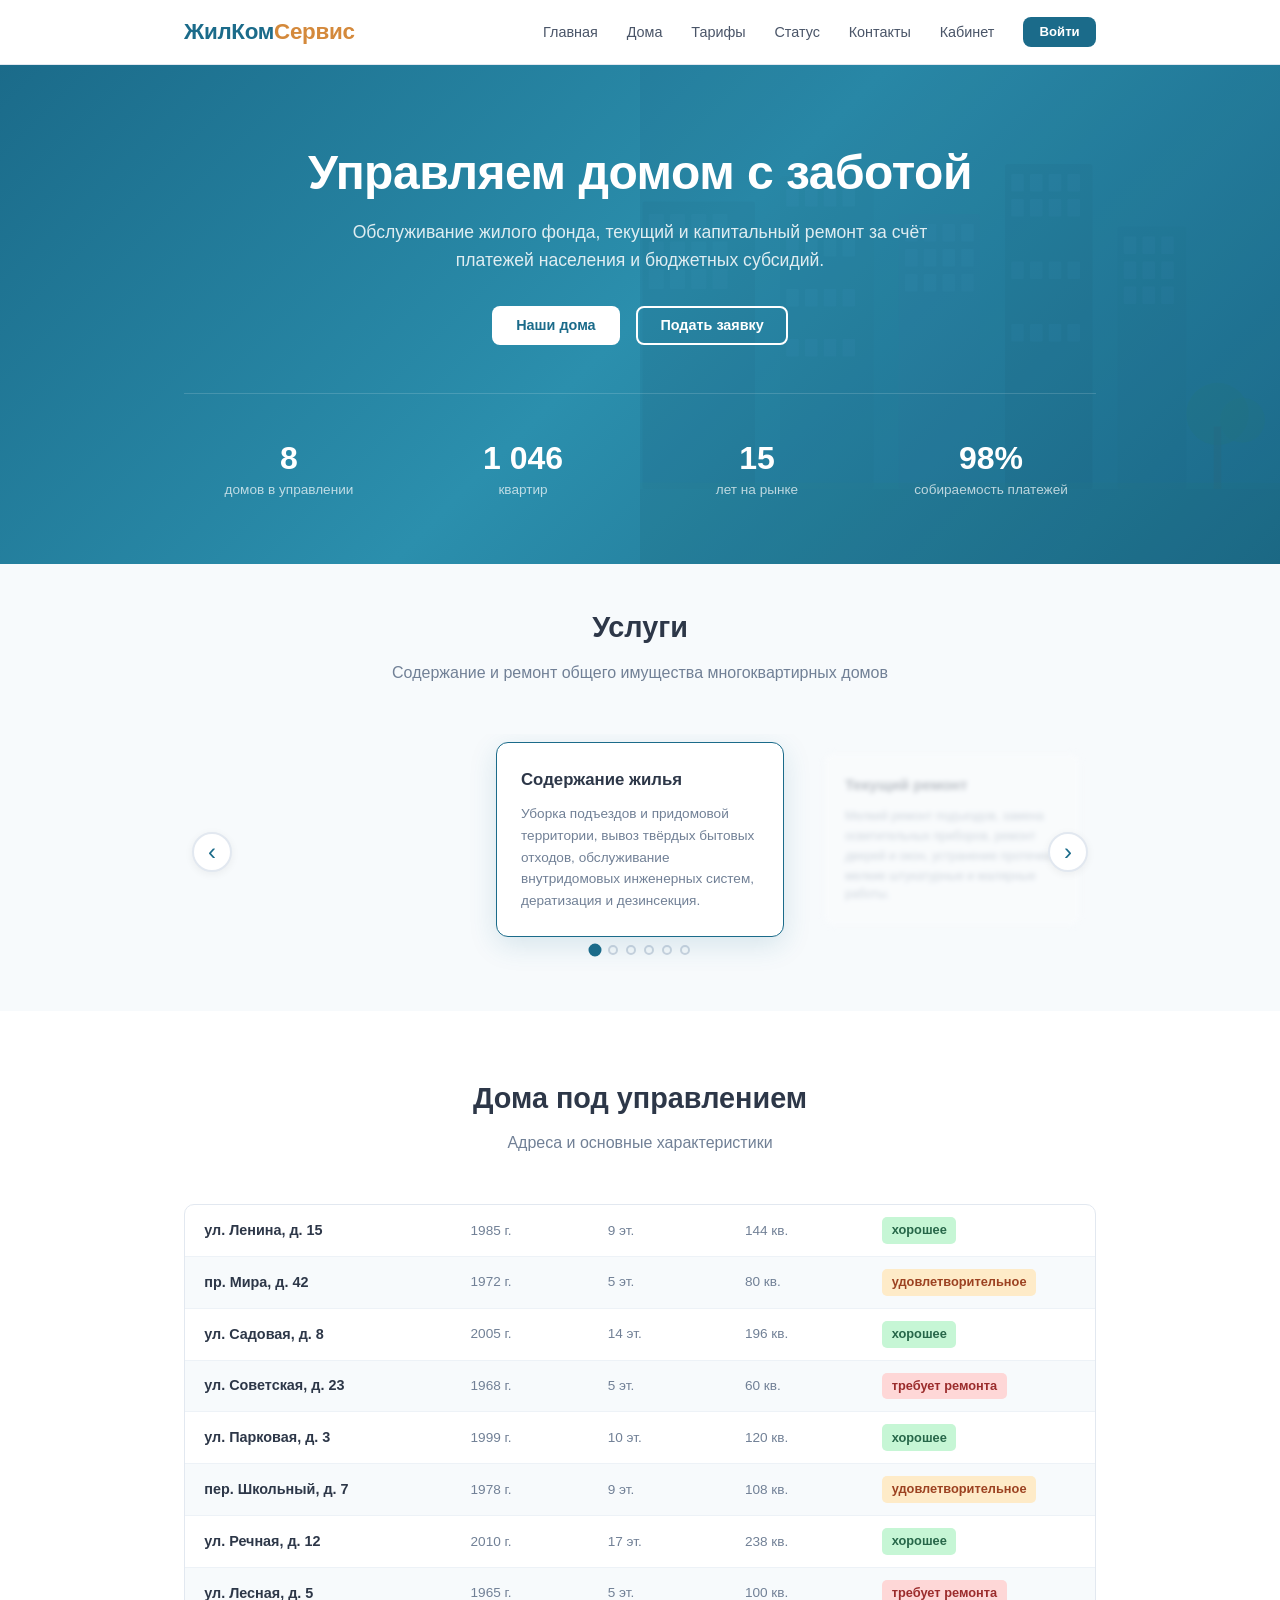
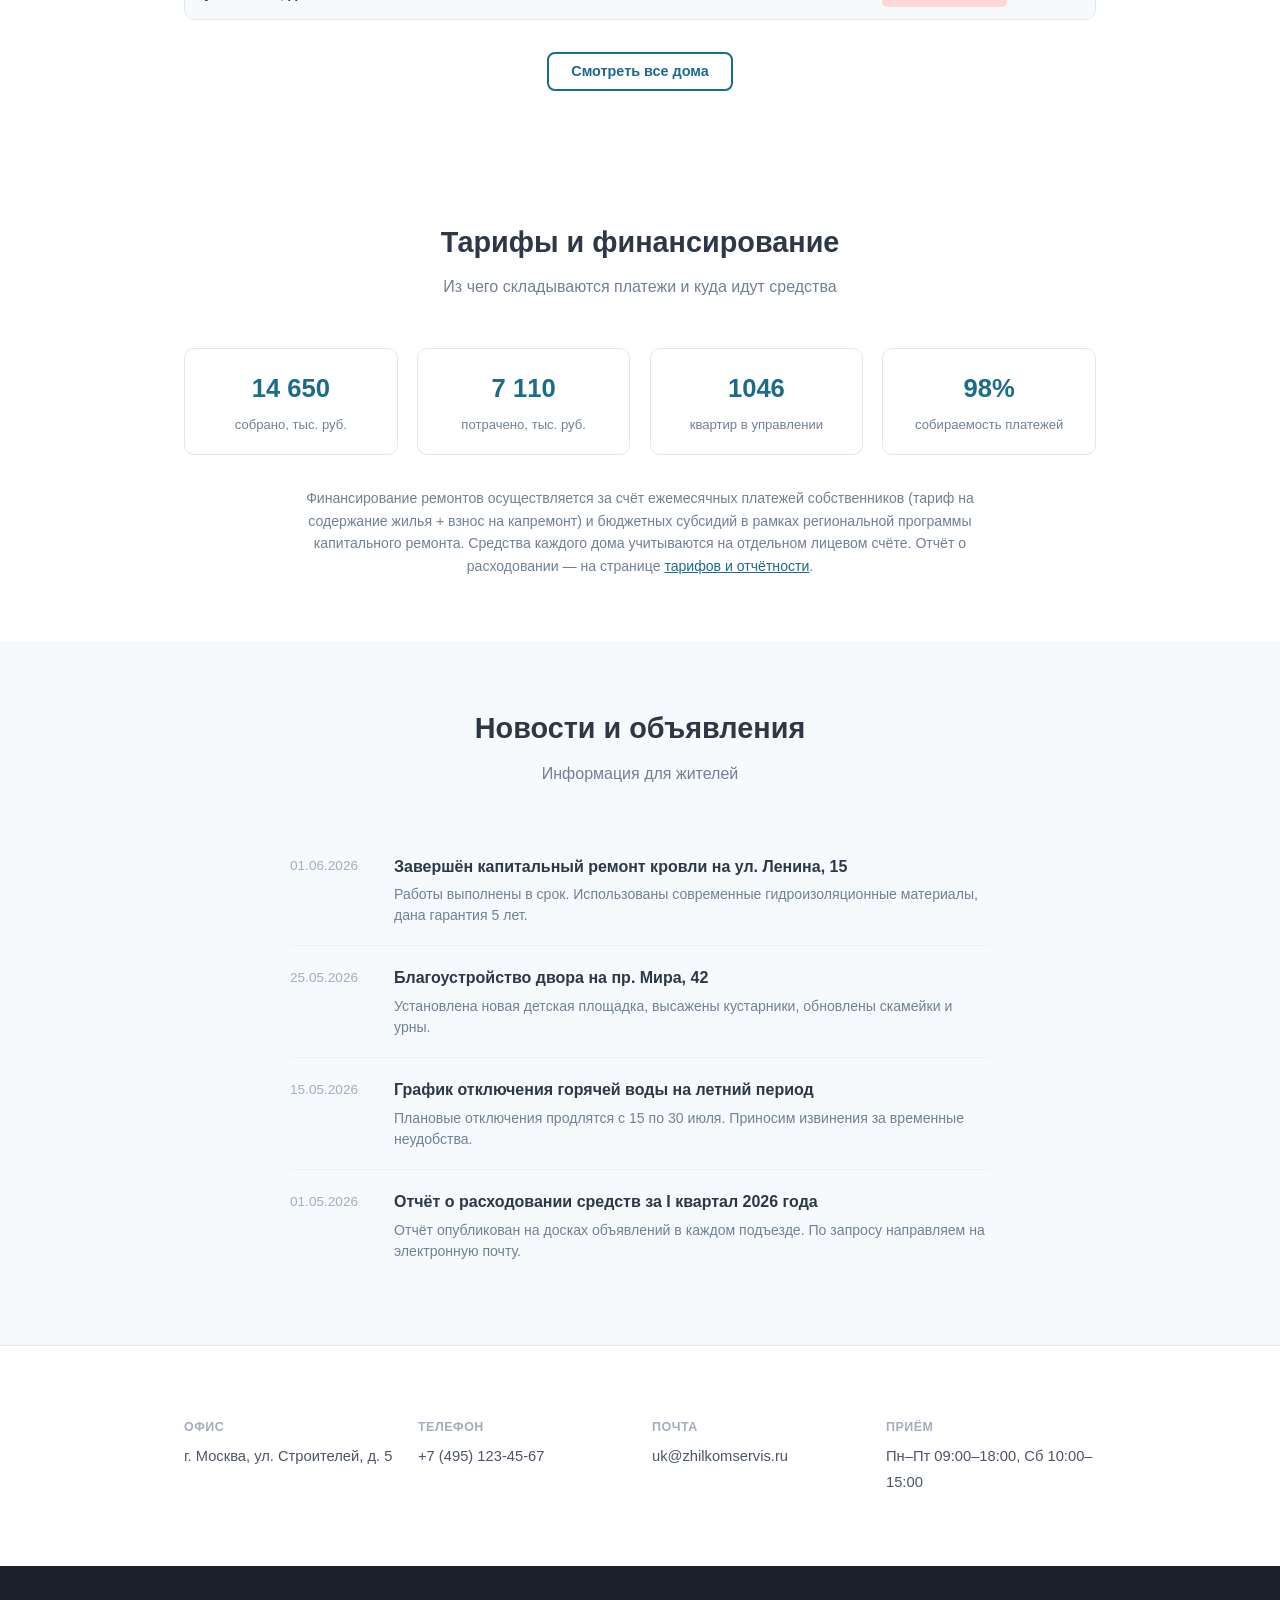
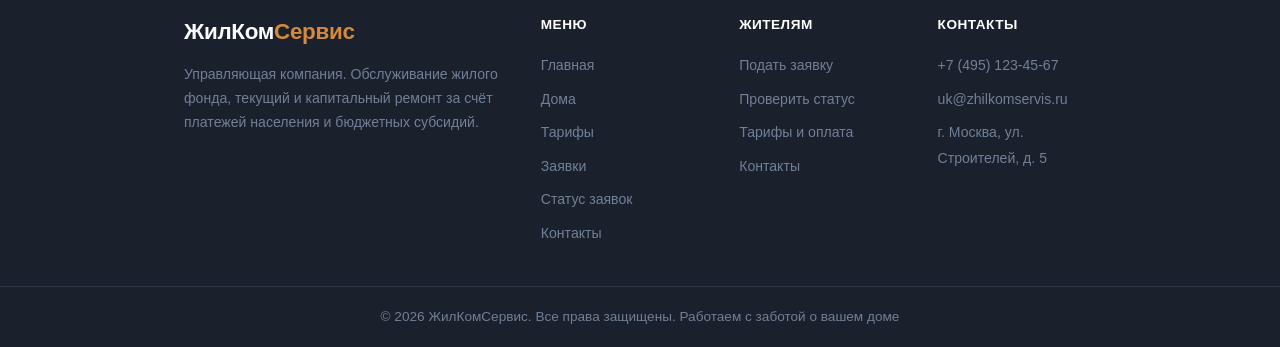
<file: index.html>
<!DOCTYPE html>
<html lang="ru">
<head>
    <meta charset="UTF-8">
    <meta name="viewport" content="width=device-width, initial-scale=1.0">
    <title>ЖилКомСервис — Управляющая компания</title>
    <link rel="stylesheet" href="css/style.css">
</head>
<body>

<header>
    <div class="container">
        <a href="index.html" class="logo">ЖилКом<span>Сервис</span></a>
        <button class="hamburger" aria-label="Меню" id="hamburger">
            <svg width="24" height="24" viewBox="0 0 24 24" fill="none" stroke="currentColor" stroke-width="2"><path d="M3 12h18M3 6h18M3 18h18"/></svg>
        </button>
        <nav>
            <ul>
                <li><a href="index.html">Главная</a></li>
                <li><a href="houses.html">Дома</a></li>
                <li><a href="tariffs.html">Тарифы</a></li>
                <li><a href="requests.html">Статус</a></li>
                <li><a href="about.html">Контакты</a></li>
                <li><a href="profile.html">Кабинет</a></li>
                <li id="adminNavItem" style="display:none;"><a href="houses.html#admin" style="color:#D4893B;font-weight:600;">Администрирование</a></li>
                <li id="authHeader"></li>
            </ul>
        </nav>
    </div>
</header>

<section class="hero">
    <div class="container">
        <h1>Управляем домом с заботой</h1>
        <p>Обслуживание жилого фонда, текущий и капитальный ремонт за счёт платежей населения и бюджетных субсидий.</p>
        <div class="hero-buttons">
            <a href="houses.html" class="btn btn-white">Наши дома</a>
            <a href="repairs.html" class="btn btn-outline-light">Подать заявку</a>
        </div>
        <div class="hero-stats">
            <div class="hero-stat">
                <div class="num">8</div>
                <div class="label">домов в управлении</div>
            </div>
            <div class="hero-stat">
                <div class="num">1 046</div>
                <div class="label">квартир</div>
            </div>
            <div class="hero-stat">
                <div class="num">15</div>
                <div class="label">лет на рынке</div>
            </div>
            <div class="hero-stat">
                <div class="num">98%</div>
                <div class="label">собираемость платежей</div>
            </div>
        </div>
    </div>
</section>

<section class="section section-services">
    <div class="container">
        <div class="section-header">
            <h2>Услуги</h2>
            <p>Содержание и ремонт общего имущества многоквартирных домов</p>
        </div>
        <div class="carousel-wrap">
            <button class="carousel-arrow carousel-arrow-left" id="carouselPrev" aria-label="Предыдущая">&#8249;</button>
            <div class="carousel-track" id="carouselTrack">
                <div class="service-card">
                    <h3>Содержание жилья</h3>
                    <p>Уборка подъездов и придомовой территории, вывоз твёрдых бытовых отходов, обслуживание внутридомовых инженерных систем, дератизация и дезинсекция.</p>
                </div>
                <div class="service-card">
                    <h3>Текущий ремонт</h3>
                    <p>Мелкий ремонт подъездов, замена осветительных приборов, ремонт дверей и окон, устранение протечек, мелкие штукатурные и малярные работы.</p>
                </div>
                <div class="service-card">
                    <h3>Капитальный ремонт</h3>
                    <p>Замена кровли, ремонт фасада, замена лифтового оборудования, модернизация инженерных сетей. Финансируется за счёт фонда капремонта и бюджетных субсидий.</p>
                </div>
                <div class="service-card">
                    <h3>Благоустройство</h3>
                    <p>Озеленение и ландшафтный дизайн, установка и ремонт детских и спортивных площадок, ремонт тротуаров и проездов, наружное освещение.</p>
                </div>
                <div class="service-card">
                    <h3>Аварийная служба</h3>
                    <p>Круглосуточная диспетчерская служба. Устранение аварийных ситуаций на инженерных сетях: засоры канализации, прорывы труб, отключение электроэнергии.</p>
                </div>
                <div class="service-card">
                    <h3>Юридическая помощь</h3>
                    <p>Консультации жильцов по вопросам ЖКХ, подготовка документов для субсидий, представление интересов в судах и государственных органах.</p>
                </div>
            </div>
            <button class="carousel-arrow carousel-arrow-right" id="carouselNext" aria-label="Следующая">&#8250;</button>
            <div class="carousel-dots" id="carouselDots"></div>
        </div>
    </div>
</section>

<section class="section section-houses">
    <div class="container">
        <div class="section-header">
            <h2>Дома под управлением</h2>
            <p>Адреса и основные характеристики</p>
        </div>
        <div class="index-houses-list">
            <div class="index-house-item">
                <span class="index-house-addr">ул. Ленина, д. 15</span>
                <span class="index-house-year">1985 г.</span>
                <span class="index-house-floors">9 эт.</span>
                <span class="index-house-apt">144 кв.</span>
                <span class="index-house-status status-good">хорошее</span>
            </div>
            <div class="index-house-item">
                <span class="index-house-addr">пр. Мира, д. 42</span>
                <span class="index-house-year">1972 г.</span>
                <span class="index-house-floors">5 эт.</span>
                <span class="index-house-apt">80 кв.</span>
                <span class="index-house-status status-satisfactory">удовлетворительное</span>
            </div>
            <div class="index-house-item">
                <span class="index-house-addr">ул. Садовая, д. 8</span>
                <span class="index-house-year">2005 г.</span>
                <span class="index-house-floors">14 эт.</span>
                <span class="index-house-apt">196 кв.</span>
                <span class="index-house-status status-good">хорошее</span>
            </div>
            <div class="index-house-item">
                <span class="index-house-addr">ул. Советская, д. 23</span>
                <span class="index-house-year">1968 г.</span>
                <span class="index-house-floors">5 эт.</span>
                <span class="index-house-apt">60 кв.</span>
                <span class="index-house-status status-bad">требует ремонта</span>
            </div>
            <div class="index-house-item">
                <span class="index-house-addr">ул. Парковая, д. 3</span>
                <span class="index-house-year">1999 г.</span>
                <span class="index-house-floors">10 эт.</span>
                <span class="index-house-apt">120 кв.</span>
                <span class="index-house-status status-good">хорошее</span>
            </div>
            <div class="index-house-item">
                <span class="index-house-addr">пер. Школьный, д. 7</span>
                <span class="index-house-year">1978 г.</span>
                <span class="index-house-floors">9 эт.</span>
                <span class="index-house-apt">108 кв.</span>
                <span class="index-house-status status-satisfactory">удовлетворительное</span>
            </div>
            <div class="index-house-item">
                <span class="index-house-addr">ул. Речная, д. 12</span>
                <span class="index-house-year">2010 г.</span>
                <span class="index-house-floors">17 эт.</span>
                <span class="index-house-apt">238 кв.</span>
                <span class="index-house-status status-good">хорошее</span>
            </div>
            <div class="index-house-item">
                <span class="index-house-addr">ул. Лесная, д. 5</span>
                <span class="index-house-year">1965 г.</span>
                <span class="index-house-floors">5 эт.</span>
                <span class="index-house-apt">100 кв.</span>
                <span class="index-house-status status-bad">требует ремонта</span>
            </div>
        </div>
        <div style="text-align:center;margin-top:2rem;">
            <a href="houses.html" class="btn btn-outline">Смотреть все дома</a>
        </div>
    </div>
</section>

<section class="section section-alt">
    <div class="container">
        <div class="section-header">
            <h2>Тарифы и финансирование</h2>
            <p>Из чего складываются платежи и куда идут средства</p>
        </div>
        <div class="tariff-summary" id="indexFundSummary"></div>
        <p style="text-align:center;font-size:0.88rem;color:#718096;max-width:700px;margin:1.5rem auto 0;">
            Финансирование ремонтов осуществляется за счёт ежемесячных платежей собственников
            (тариф на содержание жилья + взнос на капремонт) и бюджетных субсидий в рамках
            региональной программы капитального ремонта. Средства каждого дома учитываются
            на отдельном лицевом счёте. Отчёт о расходовании — на странице
            <a href="tariffs.html" style="color:#1B6B8A;text-decoration:underline;">тарифов и отчётности</a>.
        </p>
    </div>
</section>

<section class="section">
    <div class="container">
        <div class="section-header">
            <h2>Новости и объявления</h2>
            <p>Информация для жителей</p>
        </div>
        <div class="news-list">
            <div class="news-item">
                <div class="news-item-date">01.06.2026</div>
                <div class="news-item-body">
                    <h3>Завершён капитальный ремонт кровли на ул. Ленина, 15</h3>
                    <p>Работы выполнены в срок. Использованы современные гидроизоляционные материалы, дана гарантия 5 лет.</p>
                </div>
            </div>
            <div class="news-item">
                <div class="news-item-date">25.05.2026</div>
                <div class="news-item-body">
                    <h3>Благоустройство двора на пр. Мира, 42</h3>
                    <p>Установлена новая детская площадка, высажены кустарники, обновлены скамейки и урны.</p>
                </div>
            </div>
            <div class="news-item">
                <div class="news-item-date">15.05.2026</div>
                <div class="news-item-body">
                    <h3>График отключения горячей воды на летний период</h3>
                    <p>Плановые отключения продлятся с 15 по 30 июля. Приносим извинения за временные неудобства.</p>
                </div>
            </div>
            <div class="news-item">
                <div class="news-item-date">01.05.2026</div>
                <div class="news-item-body">
                    <h3>Отчёт о расходовании средств за I квартал 2026 года</h3>
                    <p>Отчёт опубликован на досках объявлений в каждом подъезде. По запросу направляем на электронную почту.</p>
                </div>
            </div>
        </div>
    </div>
</section>

<section class="section section-contacts">
    <div class="container">
        <div class="contacts-bar">
            <div class="contacts-bar-item">
                <span class="contacts-bar-label">Офис</span>
                <span>г. Москва, ул. Строителей, д. 5</span>
            </div>
            <div class="contacts-bar-item">
                <span class="contacts-bar-label">Телефон</span>
                <span>+7 (495) 123-45-67</span>
            </div>
            <div class="contacts-bar-item">
                <span class="contacts-bar-label">Почта</span>
                <span>uk@zhilkomservis.ru</span>
            </div>
            <div class="contacts-bar-item">
                <span class="contacts-bar-label">Приём</span>
                <span>Пн–Пт 09:00–18:00, Сб 10:00–15:00</span>
            </div>
        </div>
    </div>
</section>

<footer>
    <div class="container">
        <div class="footer-grid">
            <div class="footer-brand">
                <a href="index.html" class="logo">ЖилКом<span>Сервис</span></a>
                <p>Управляющая компания. Обслуживание жилого фонда, текущий и капитальный ремонт за счёт платежей населения и бюджетных субсидий.</p>
            </div>
            <div class="footer-col">
                <h4>Меню</h4>
                <ul>
                    <li><a href="index.html">Главная</a></li>
                    <li><a href="houses.html">Дома</a></li>
                    <li><a href="tariffs.html">Тарифы</a></li>
                    <li><a href="repairs.html">Заявки</a></li>
                    <li><a href="requests.html">Статус заявок</a></li>
                    <li><a href="about.html">Контакты</a></li>
                </ul>
            </div>
            <div class="footer-col">
                <h4>Жителям</h4>
                <ul>
                    <li><a href="repairs.html">Подать заявку</a></li>
                    <li><a href="requests.html">Проверить статус</a></li>
                    <li><a href="tariffs.html">Тарифы и оплата</a></li>
                    <li><a href="about.html">Контакты</a></li>
                </ul>
            </div>
            <div class="footer-col">
                <h4>Контакты</h4>
                <ul>
                    <li><a href="#">+7 (495) 123-45-67</a></li>
                    <li><a href="#">uk@zhilkomservis.ru</a></li>
                    <li><a href="#">г. Москва, ул. Строителей, д. 5</a></li>
                </ul>
            </div>
        </div>
    </div>
    <div class="footer-bottom">
        <div class="container">
            <span>&copy; 2026 ЖилКомСервис. Все права защищены.</span>
            <span>Работаем с заботой о вашем доме</span>
        </div>
    </div>
</footer>

<script src="js/data.js"></script>
<script>
document.addEventListener("DOMContentLoaded", function() {
    initData();

    var authEl = document.getElementById("authHeader");
    if (currentUser) {
        authEl.innerHTML = '<span class="user-badge"><a href="profile.html" style="color:inherit;text-decoration:none;">' + currentUser.name + '</a>' + (currentUser.isAdmin ? ' <span class="admin-tag">админ</span>' : '') + ' <a href="#" onclick="logOut()" style="color:#A0AEC0;font-weight:400;text-decoration:none;margin-left:0.3rem;">выйти</a></span>';
        if (currentUser.isAdmin) {
            document.getElementById("adminNavItem").style.display = "";
        }
    } else {
        authEl.innerHTML = '<a href="auth.html" class="btn btn-primary btn-sm">Войти</a>';
    }

    var totalCollected = houses.reduce(function(s, h) { return s + (h.fundCollected || 0); }, 0);
    var totalNeeded = houses.reduce(function(s, h) { return s + (h.fundTarget || 0); }, 0);
    var totalSpent = houses.reduce(function(s, h) { return s + (h.fundSpent || 0); }, 0);
    var solvency = houses.reduce(function(s, h) { return s + (h.apartments || 0); }, 0);
    var fundSummary = document.getElementById("indexFundSummary");
    if (fundSummary) {
        fundSummary.innerHTML =
            '<div class="tariff-summary-card"><div class="num">' + formatMoney(totalCollected) + '</div><div class="label">собрано, тыс. руб.</div></div>' +
            '<div class="tariff-summary-card"><div class="num">' + formatMoney(totalSpent) + '</div><div class="label">потрачено, тыс. руб.</div></div>' +
            '<div class="tariff-summary-card"><div class="num">' + solvency + '</div><div class="label">квартир в управлении</div></div>' +
            '<div class="tariff-summary-card"><div class="num">98%</div><div class="label">собираемость платежей</div></div>';
    }

    var hamburger = document.getElementById("hamburger");
    var nav = document.querySelector("nav");
    if (hamburger && nav) {
        hamburger.addEventListener("click", function() {
            nav.classList.toggle("open");
        });
    }

    var header = document.querySelector("header");
    window.addEventListener("scroll", function() {
        if (window.scrollY > 10) {
            header.classList.add("scrolled");
        } else {
            header.classList.remove("scrolled");
        }
    });

    // Carousel
    var track = document.getElementById("carouselTrack");
    if (track) {
        var cards = Array.prototype.slice.call(track.querySelectorAll(".service-card"));
        var N = cards.length;
        var wrap = track.parentElement;
        var cur = 0;
        var timer;
        var gap = 24;

        var dotsEl = document.getElementById("carouselDots");

        function render(smooth, speed) {
            var cw = cards[0].offsetWidth;
            var vw = wrap.offsetWidth;
            var offset = cur * (cw + gap) - (vw - cw) / 2;
            var dur = speed || 0.5;
            track.style.transition = smooth ? "transform " + dur + "s cubic-bezier(0.25,0.46,0.45,0.94)" : "none";
            track.style.transform = "translateX(" + (-offset) + "px)";
            for (var i = 0; i < cards.length; i++) {
                cards[i].classList.toggle("active", i === cur);
            }
            var btns = dotsEl.querySelectorAll("button");
            for (var i = 0; i < btns.length; i++) {
                btns[i].classList.toggle("active", i === cur);
            }
        }

        function next() {
            cur = (cur + 1) % N;
            render(cur !== 0);
        }

        function prev() {
            cur = (cur - 1 + N) % N;
            render(cur !== N - 1);
        }

        function autoStart() {
            clearInterval(timer);
            timer = setInterval(next, 4000);
        }

        // Dots
        for (var i = 0; i < N; i++) {
            var btn = document.createElement("button");
            btn.setAttribute("aria-label", "Услуга " + (i + 1));
            (function(idx) {
                btn.addEventListener("click", function() { cur = idx; render(true); autoStart(); });
            })(i);
            dotsEl.appendChild(btn);
        }

        document.getElementById("carouselPrev").addEventListener("click", function() { prev(); autoStart(); });
        document.getElementById("carouselNext").addEventListener("click", function() { next(); autoStart(); });

        render(false);
        autoStart();

        window.addEventListener("resize", function() { render(false); });
    }
});
</script>
</body>
</html>
</file>
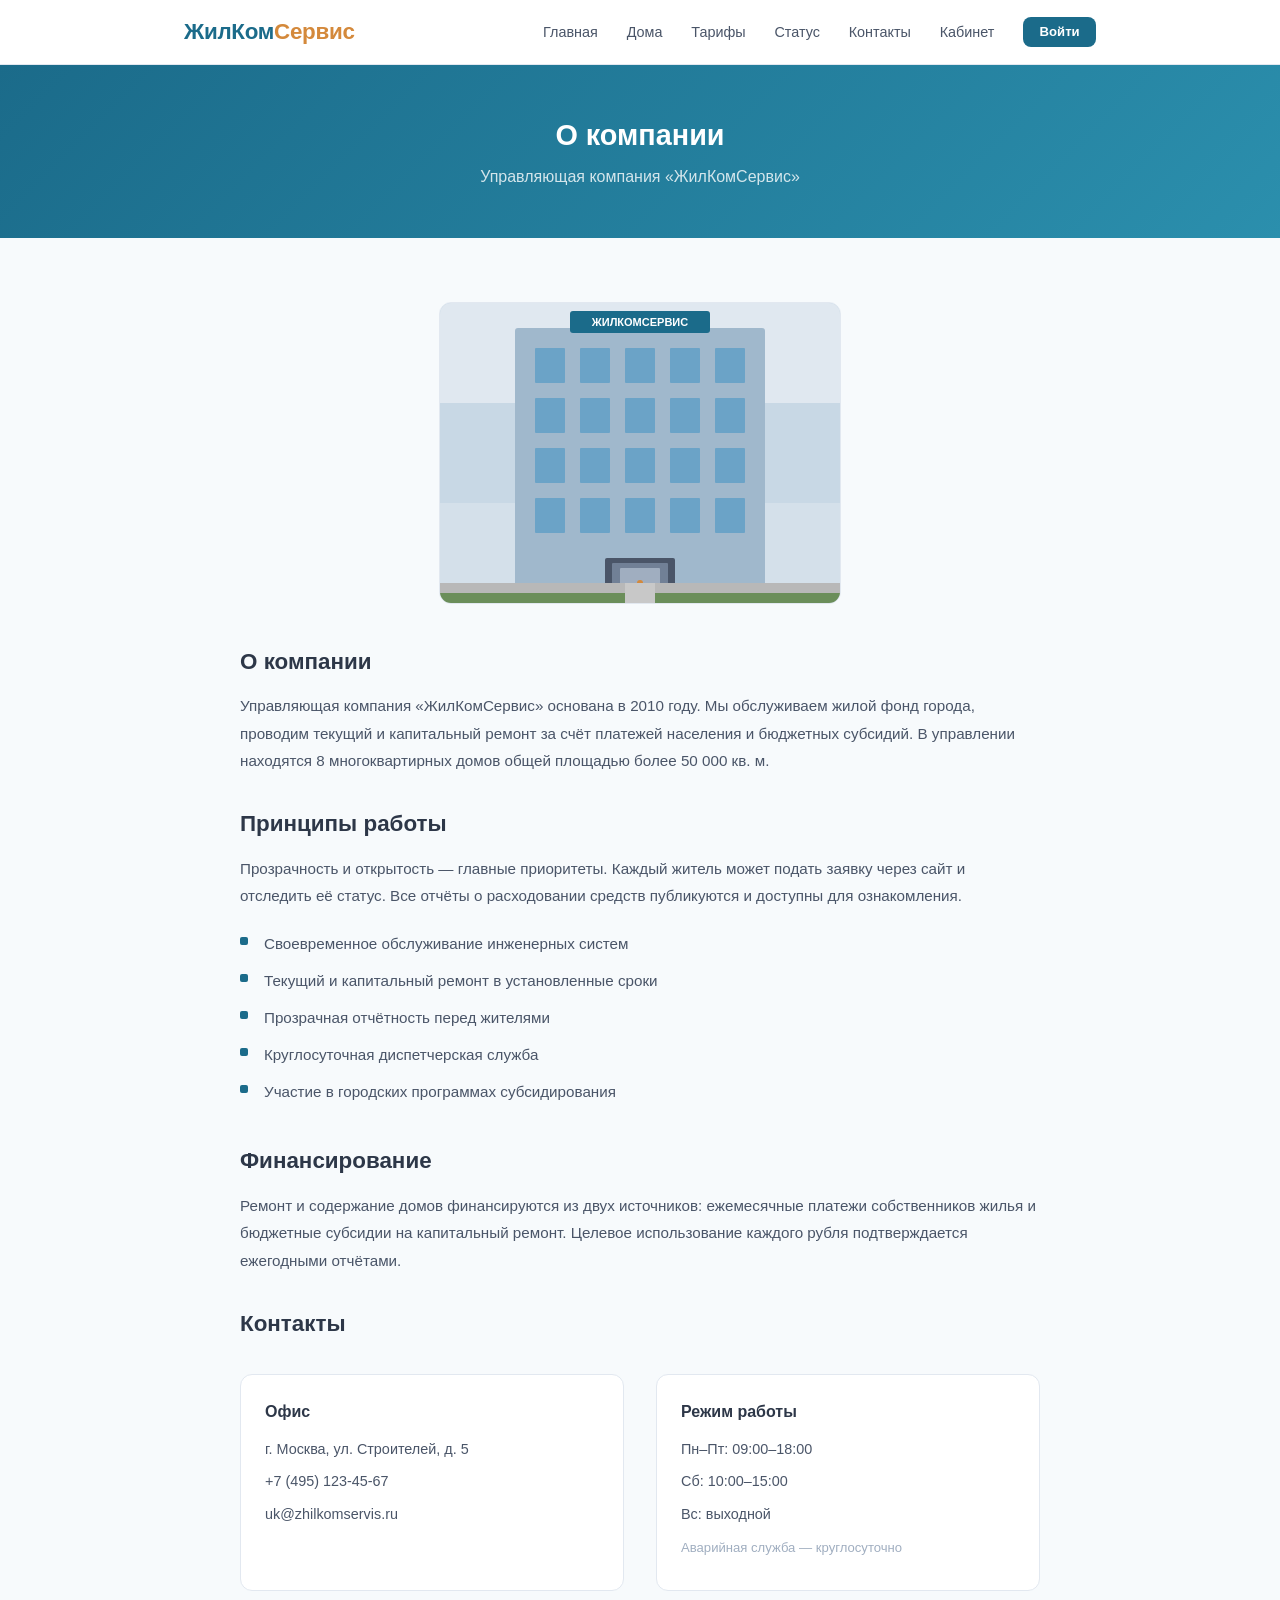
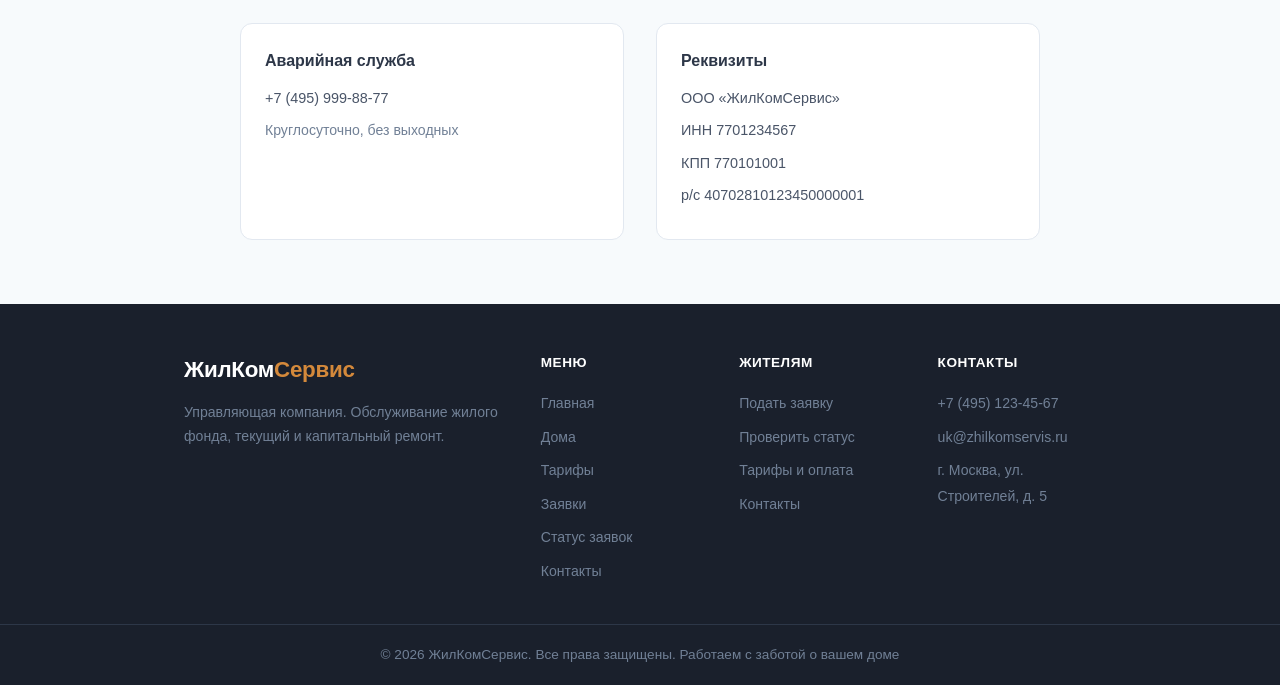
<file: about.html>
<!DOCTYPE html>
<html lang="ru">
<head>
    <meta charset="UTF-8">
    <meta name="viewport" content="width=device-width, initial-scale=1.0">
    <title>Контакты — ЖилКомСервис</title>
    <link rel="stylesheet" href="css/style.css">
</head>
<body>

<header>
    <div class="container">
        <a href="index.html" class="logo">ЖилКом<span>Сервис</span></a>
        <button class="hamburger" aria-label="Меню" id="hamburger">
            <svg width="24" height="24" viewBox="0 0 24 24" fill="none" stroke="currentColor" stroke-width="2"><path d="M3 12h18M3 6h18M3 18h18"/></svg>
        </button>
        <nav>
            <ul>
                <li><a href="index.html">Главная</a></li>
                <li><a href="houses.html">Дома</a></li>
                <li><a href="tariffs.html">Тарифы</a></li>
                <li><a href="requests.html">Статус</a></li>
                <li><a href="about.html">Контакты</a></li>
                <li><a href="profile.html">Кабинет</a></li>
                <li id="adminNavItem" style="display:none;"><a href="houses.html#admin" style="color:#D4893B;font-weight:600;">Администрирование</a></li>
                <li id="authHeader"></li>
            </ul>
        </nav>
    </div>
</header>

<section class="page-header">
    <div class="container">
        <h1>О компании</h1>
        <p>Управляющая компания «ЖилКомСервис»</p>
    </div>
</section>

<section class="section">
    <div class="container">
        <div class="about-content">
            <div style="text-align:center;margin-bottom:2rem;">
                <img src="images/office.svg" alt="Офис управляющей компании" style="max-width:100%;border-radius:12px;border:1px solid #E2E8F0;background:#F7FAFC;">
            </div>
            <h2>О компании</h2>
            <p>Управляющая компания «ЖилКомСервис» основана в 2010 году. Мы обслуживаем жилой фонд города, проводим текущий и капитальный ремонт за счёт платежей населения и бюджетных субсидий. В управлении находятся 8 многоквартирных домов общей площадью более 50 000 кв. м.</p>

            <h2>Принципы работы</h2>
            <p>Прозрачность и открытость — главные приоритеты. Каждый житель может подать заявку через сайт и отследить её статус. Все отчёты о расходовании средств публикуются и доступны для ознакомления.</p>

            <ul>
                <li>Своевременное обслуживание инженерных систем</li>
                <li>Текущий и капитальный ремонт в установленные сроки</li>
                <li>Прозрачная отчётность перед жителями</li>
                <li>Круглосуточная диспетчерская служба</li>
                <li>Участие в городских программах субсидирования</li>
            </ul>

            <h2>Финансирование</h2>
            <p>Ремонт и содержание домов финансируются из двух источников: ежемесячные платежи собственников жилья и бюджетные субсидии на капитальный ремонт. Целевое использование каждого рубля подтверждается ежегодными отчётами.</p>

            <h2>Контакты</h2>
            <div class="contacts-grid">
                <div class="contact-card">
                    <h3>Офис</h3>
                    <p>г. Москва, ул. Строителей, д. 5</p>
                    <p>+7 (495) 123-45-67</p>
                    <p>uk@zhilkomservis.ru</p>
                </div>
                <div class="contact-card">
                    <h3>Режим работы</h3>
                    <p>Пн–Пт: 09:00–18:00</p>
                    <p>Сб: 10:00–15:00</p>
                    <p>Вс: выходной</p>
                    <p style="margin-top:0.5rem;font-size:0.82rem;color:#A0AEC0;">Аварийная служба — круглосуточно</p>
                </div>
                <div class="contact-card">
                    <h3>Аварийная служба</h3>
                    <p>+7 (495) 999-88-77</p>
                    <p style="font-size:0.88rem;color:#718096;">Круглосуточно, без выходных</p>
                </div>
                <div class="contact-card">
                    <h3>Реквизиты</h3>
                    <p>ООО «ЖилКомСервис»</p>
                    <p>ИНН 7701234567</p>
                    <p>КПП 770101001</p>
                    <p>р/с 40702810123450000001</p>
                </div>
            </div>
        </div>
    </div>
</section>

<footer>
    <div class="container">
        <div class="footer-grid">
            <div class="footer-brand">
                <a href="index.html" class="logo">ЖилКом<span>Сервис</span></a>
                <p>Управляющая компания. Обслуживание жилого фонда, текущий и капитальный ремонт.</p>
            </div>
            <div class="footer-col">
                <h4>Меню</h4>
                <ul>
                    <li><a href="index.html">Главная</a></li>
                    <li><a href="houses.html">Дома</a></li>
                    <li><a href="tariffs.html">Тарифы</a></li>
                    <li><a href="repairs.html">Заявки</a></li>
                    <li><a href="requests.html">Статус заявок</a></li>
                    <li><a href="about.html">Контакты</a></li>
                </ul>
            </div>
            <div class="footer-col">
                <h4>Жителям</h4>
                <ul>
                    <li><a href="repairs.html">Подать заявку</a></li>
                    <li><a href="requests.html">Проверить статус</a></li>
                    <li><a href="tariffs.html">Тарифы и оплата</a></li>
                    <li><a href="about.html">Контакты</a></li>
                </ul>
            </div>
            <div class="footer-col">
                <h4>Контакты</h4>
                <ul>
                    <li><a href="#">+7 (495) 123-45-67</a></li>
                    <li><a href="#">uk@zhilkomservis.ru</a></li>
                    <li><a href="#">г. Москва, ул. Строителей, д. 5</a></li>
                </ul>
            </div>
        </div>
    </div>
    <div class="footer-bottom">
        <div class="container">
            <span>&copy; 2026 ЖилКомСервис. Все права защищены.</span>
            <span>Работаем с заботой о вашем доме</span>
        </div>
    </div>
</footer>

<script src="js/data.js"></script>
<script>
document.addEventListener("DOMContentLoaded", function() {
    initData();

    var authEl = document.getElementById("authHeader");
    if (currentUser) {
        authEl.innerHTML = '<span class="user-badge"><a href="profile.html" style="color:inherit;text-decoration:none;">' + currentUser.name + '</a>' + (currentUser.isAdmin ? ' <span class="admin-tag">админ</span>' : '') + ' <a href="#" onclick="logOut()" style="color:#A0AEC0;font-weight:400;text-decoration:none;margin-left:0.3rem;">выйти</a></span>';
        if (currentUser.isAdmin) {
            document.getElementById("adminNavItem").style.display = "";
        }
    } else {
        authEl.innerHTML = '<a href="auth.html" class="btn btn-primary btn-sm">Войти</a>';
    }

    var hamburger = document.getElementById("hamburger");
    var nav = document.querySelector("nav");
    if (hamburger && nav) {
        hamburger.addEventListener("click", function() {
            nav.classList.toggle("open");
        });
    }

    var header = document.querySelector("header");
    window.addEventListener("scroll", function() {
        if (window.scrollY > 10) {
            header.classList.add("scrolled");
        } else {
            header.classList.remove("scrolled");
        }
    });
});
</script>
</body>
</html>
</file>
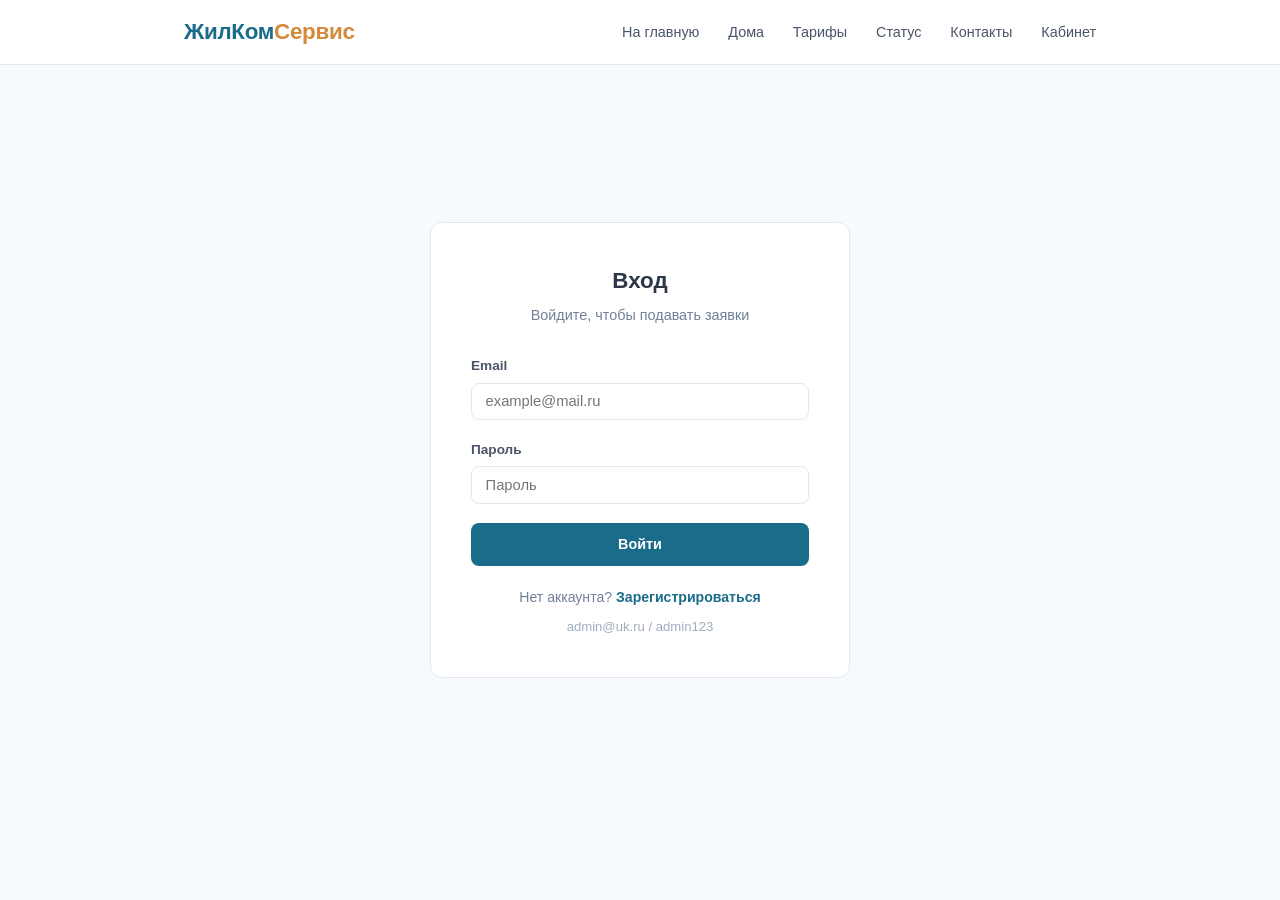
<file: auth.html>
<!DOCTYPE html>
<html lang="ru">
<head>
    <meta charset="UTF-8">
    <meta name="viewport" content="width=device-width, initial-scale=1.0">
    <title>Вход — ЖилКомСервис</title>
    <link rel="stylesheet" href="css/style.css">
</head>
<body>

<header>
    <div class="container">
        <a href="index.html" class="logo">ЖилКом<span>Сервис</span></a>
        <nav>
            <ul>
                <li><a href="index.html">На главную</a></li>
                <li><a href="houses.html">Дома</a></li>
                <li><a href="tariffs.html">Тарифы</a></li>
                <li><a href="requests.html">Статус</a></li>
                <li><a href="about.html">Контакты</a></li>
                <li><a href="profile.html">Кабинет</a></li>
            </ul>
        </nav>
    </div>
</header>

<section class="auth-page">
    <div class="auth-form" id="loginFormContainer">
        <h2>Вход</h2>
        <p class="subtitle">Войдите, чтобы подавать заявки</p>
        <form id="loginForm">
            <div class="form-group">
                <label for="email">Email</label>
                <input type="email" id="email" required placeholder="example@mail.ru">
            </div>
            <div class="form-group">
                <label for="password">Пароль</label>
                <input type="password" id="password" required placeholder="Пароль">
            </div>
            <button type="submit" class="btn btn-primary">Войти</button>
        </form>
        <p class="auth-link">Нет аккаунта? <a href="#" id="showRegister">Зарегистрироваться</a></p>
        <p class="auth-link" style="margin-top:0.5rem;font-size:0.82rem;color:#A0AEC0;">admin@uk.ru / admin123</p>
    </div>

    <div class="auth-form" id="registerFormContainer" style="display:none;">
        <h2>Регистрация</h2>
        <p class="subtitle">Создайте аккаунт жителя</p>
        <form id="registerForm">
            <div class="form-group">
                <label for="regName">Имя и фамилия</label>
                <input type="text" id="regName" required placeholder="Иванов Иван">
            </div>
            <div class="form-group">
                <label for="regEmail">Email</label>
                <input type="email" id="regEmail" required placeholder="example@mail.ru">
            </div>
            <div class="form-group">
                <label for="regPassword">Пароль</label>
                <input type="password" id="regPassword" required placeholder="Не менее 6 символов" minlength="6">
            </div>
            <div class="form-group">
                <label for="regPasswordConfirm">Подтверждение пароля</label>
                <input type="password" id="regPasswordConfirm" required placeholder="Повторите пароль">
            </div>
            <button type="submit" class="btn btn-primary">Зарегистрироваться</button>
        </form>
        <p class="auth-link">Уже есть аккаунт? <a href="#" id="showLogin">Войти</a></p>
    </div>
</section>

<script src="js/data.js"></script>
<script>
document.addEventListener("DOMContentLoaded", function() {
    initData();

    document.getElementById("loginForm").addEventListener("submit", function(e) {
        e.preventDefault();
        var email = document.getElementById("email").value.trim();
        var password = document.getElementById("password").value;
        var encoded = btoa(password);

        var user = users.find(function(u) { return u.email === email && u.password === encoded; });

        if (user) {
            currentUser = user;
            sessionStorage.setItem("zks_current", JSON.stringify(user));
            showToast("Вход выполнен", "success");
            setTimeout(function() { window.location.href = "index.html"; }, 500);
        } else {
            showToast("Неверный email или пароль", "error");
        }
    });

    document.getElementById("registerForm").addEventListener("submit", function(e) {
        e.preventDefault();
        var name = document.getElementById("regName").value.trim();
        var email = document.getElementById("regEmail").value.trim();
        var password = document.getElementById("regPassword").value;

        if (users.find(function(u) { return u.email === email; })) {
            showToast("Пользователь с таким email уже существует", "error");
            return;
        }

        if (password.length < 6) {
            showToast("Пароль должен быть не менее 6 символов", "error");
            return;
        }

        if (password !== document.getElementById("regPasswordConfirm").value) {
            showToast("Пароли не совпадают", "error");
            return;
        }

        if (!/[!@#$%^&*(),.?":{}|<>]/.test(password)) {
            showToast("Пароль должен содержать хотя бы один специальный символ (!@#$%^&*)", "error");
            return;
        }

        users.push({
            name: name,
            email: email,
            password: btoa(password),
            isAdmin: false,
            registeredAt: new Date().toISOString().split("T")[0]
        });
        saveUsers();
        showToast("Регистрация успешна! Войдите в аккаунт", "success");
        setTimeout(function() { window.location.href = "auth.html"; }, 500);
    });

    document.getElementById("showRegister").addEventListener("click", function(e) {
        e.preventDefault();
        document.getElementById("loginFormContainer").style.display = "none";
        document.getElementById("registerFormContainer").style.display = "block";
    });

    document.getElementById("showLogin").addEventListener("click", function(e) {
        e.preventDefault();
        document.getElementById("registerFormContainer").style.display = "none";
        document.getElementById("loginFormContainer").style.display = "block";
    });
});
</script>
</body>
</html>
</file>
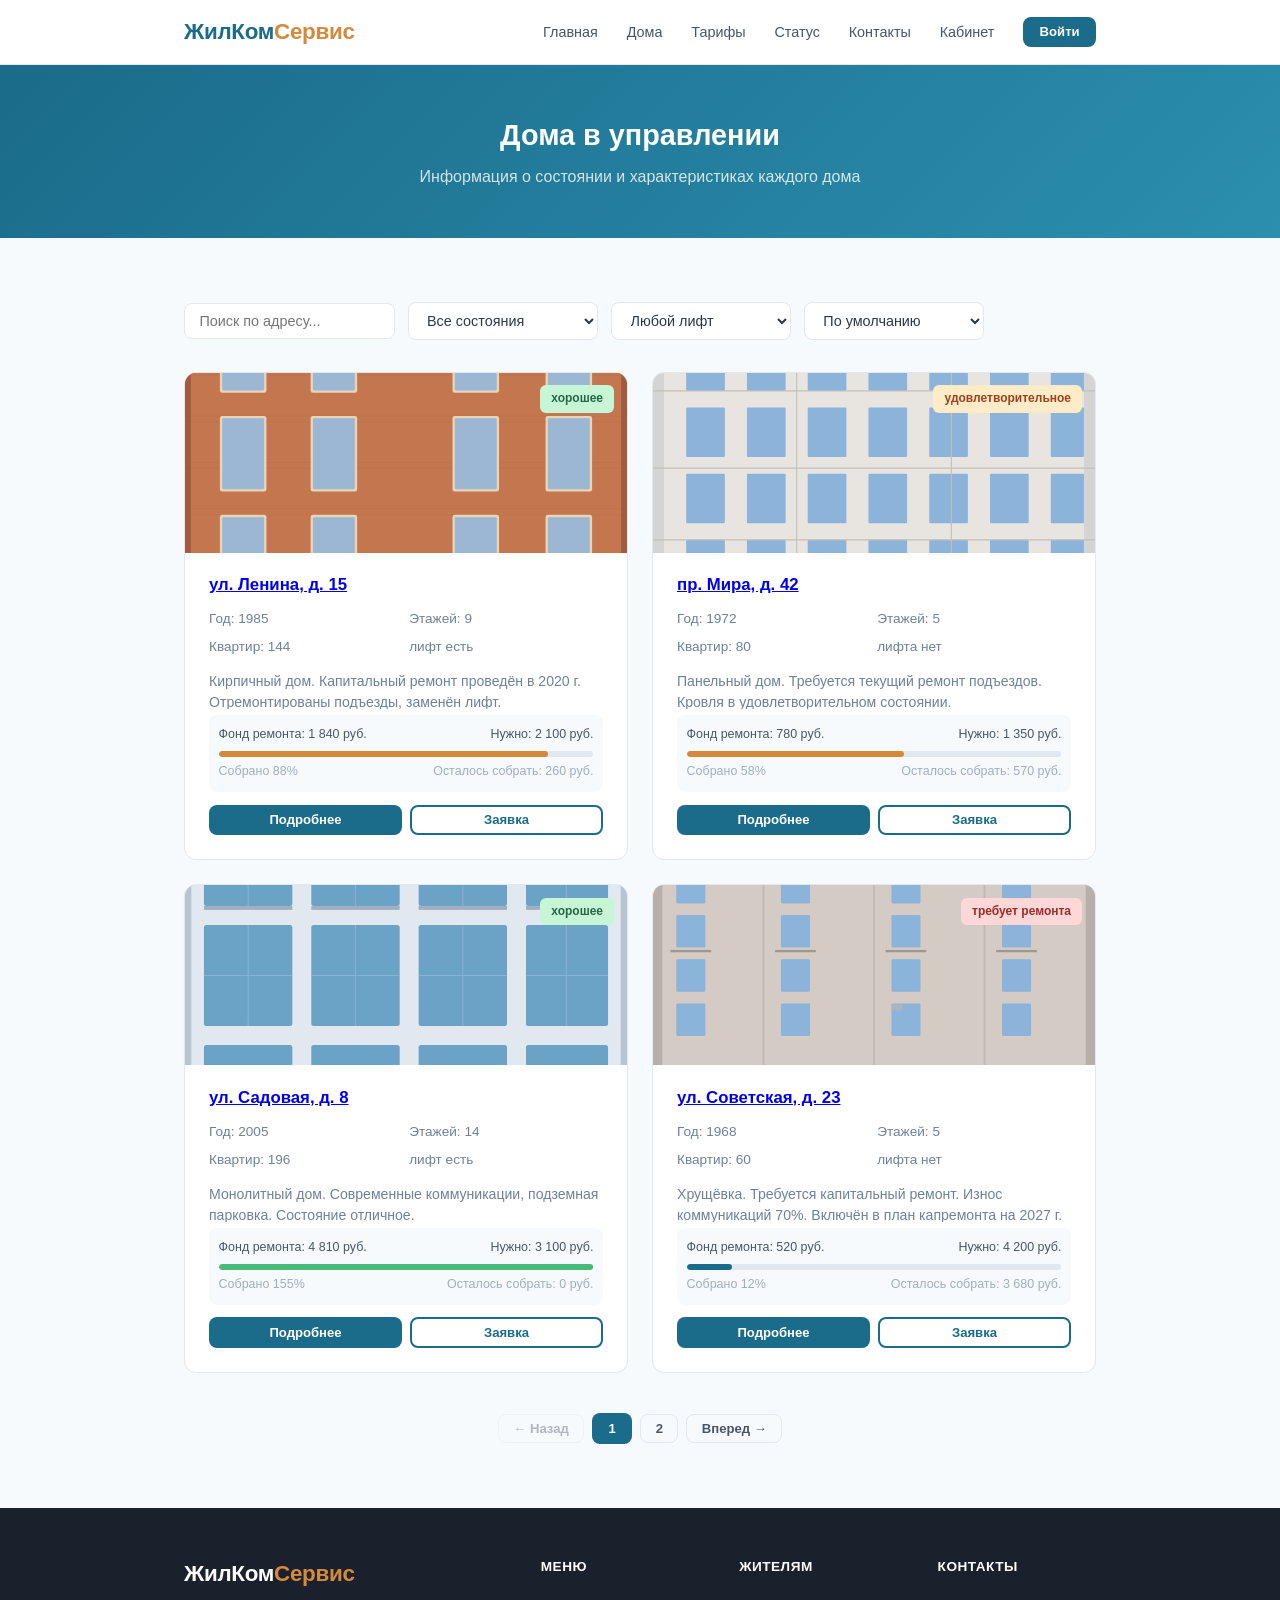
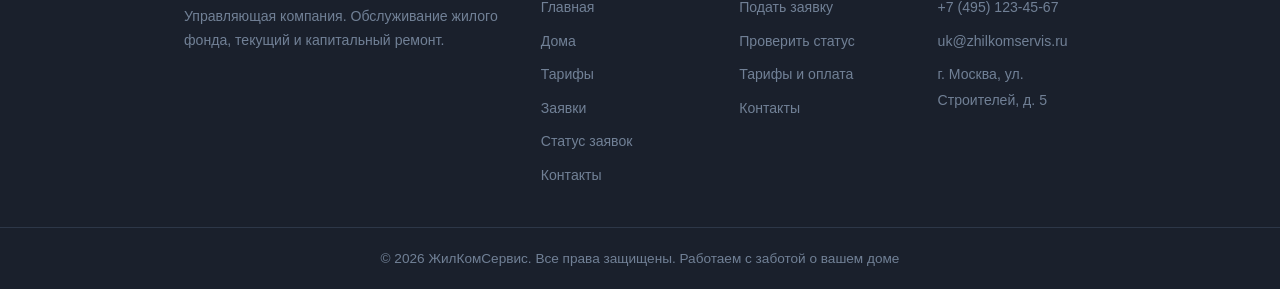
<file: houses.html>
<!DOCTYPE html>
<html lang="ru">
<head>
    <meta charset="UTF-8">
    <meta name="viewport" content="width=device-width, initial-scale=1.0">
    <title>Дома — ЖилКомСервис</title>
    <link rel="stylesheet" href="css/style.css">
</head>
<body>

<header>
    <div class="container">
        <a href="index.html" class="logo">ЖилКом<span>Сервис</span></a>
        <button class="hamburger" aria-label="Меню" id="hamburger">
            <svg width="24" height="24" viewBox="0 0 24 24" fill="none" stroke="currentColor" stroke-width="2"><path d="M3 12h18M3 6h18M3 18h18"/></svg>
        </button>
        <nav>
            <ul>
                <li><a href="index.html">Главная</a></li>
                <li><a href="houses.html">Дома</a></li>
                <li><a href="tariffs.html">Тарифы</a></li>
                <li><a href="requests.html">Статус</a></li>
                <li><a href="about.html">Контакты</a></li>
                <li><a href="profile.html">Кабинет</a></li>
                <li id="adminNavItem" style="display:none;"><a href="#admin" style="color:#D4893B;font-weight:600;">Администрирование</a></li>
                <li id="authHeader"></li>
            </ul>
        </nav>
    </div>
</header>

<section class="page-header">
    <div class="container">
        <h1>Дома в управлении</h1>
        <p>Информация о состоянии и характеристиках каждого дома</p>
    </div>
</section>

<section class="section">
    <div class="container">
        <div class="filter-bar">
            <input type="text" id="searchInput" placeholder="Поиск по адресу...">
            <select id="statusFilter">
                <option value="all">Все состояния</option>
                <option value="good">Хорошее</option>
                <option value="satisfactory">Удовлетворительное</option>
                <option value="bad">Требует ремонта</option>
            </select>
            <select id="elevatorFilter">
                <option value="all">Любой лифт</option>
                <option value="yes">С лифтом</option>
                <option value="no">Без лифта</option>
            </select>
            <select id="sortFilter">
                <option value="default">По умолчанию</option>
                <option value="year-asc">По году (возр.)</option>
                <option value="year-desc">По году (убыв.)</option>
                <option value="status">По состоянию</option>
                <option value="apartments">По кол-ву квартир</option>
            </select>
        </div>
        <div id="adminPanel" class="admin-panel">
            <h3>Администрирование</h3>
            <div id="adminCounts" class="admin-stats"></div>
            <div style="margin-bottom:1rem;">
                <button class="btn btn-primary btn-sm" onclick="addHouse()">Добавить дом</button>
            </div>
            <div id="adminTable" class="admin-table-wrap"></div>
        </div>
        <div id="housesGrid" class="houses-grid"></div>
        <div id="pagination" class="pagination"></div>
    </div>
</section>

<div id="houseModalOverlay" class="modal-overlay" onclick="if(event.target===this)closeHouseModal()" onkeydown="if(event.key==='Escape'||event.key==='Esc'||event.keyCode===27)closeHouseModal()" tabindex="-1">
    <div class="modal-container">
        <button class="modal-close" onclick="closeHouseModal()">&times;</button>
        <div id="houseModalBody"></div>
    </div>
</div>

<footer>
    <div class="container">
        <div class="footer-grid">
            <div class="footer-brand">
                <a href="index.html" class="logo">ЖилКом<span>Сервис</span></a>
                <p>Управляющая компания. Обслуживание жилого фонда, текущий и капитальный ремонт.</p>
            </div>
            <div class="footer-col">
                <h4>Меню</h4>
                <ul>
                    <li><a href="index.html">Главная</a></li>
                    <li><a href="houses.html">Дома</a></li>
                    <li><a href="tariffs.html">Тарифы</a></li>
                    <li><a href="repairs.html">Заявки</a></li>
                    <li><a href="requests.html">Статус заявок</a></li>
                    <li><a href="about.html">Контакты</a></li>
                </ul>
            </div>
            <div class="footer-col">
                <h4>Жителям</h4>
                <ul>
                    <li><a href="repairs.html">Подать заявку</a></li>
                    <li><a href="requests.html">Проверить статус</a></li>
                    <li><a href="tariffs.html">Тарифы и оплата</a></li>
                    <li><a href="about.html">Контакты</a></li>
                </ul>
            </div>
            <div class="footer-col">
                <h4>Контакты</h4>
                <ul>
                    <li><a href="#">+7 (495) 123-45-67</a></li>
                    <li><a href="#">uk@zhilkomservis.ru</a></li>
                    <li><a href="#">г. Москва, ул. Строителей, д. 5</a></li>
                </ul>
            </div>
        </div>
    </div>
    <div class="footer-bottom">
        <div class="container">
            <span>&copy; 2026 ЖилКомСервис. Все права защищены.</span>
            <span>Работаем с заботой о вашем доме</span>
        </div>
    </div>
</footer>

<script src="js/data.js"></script>
<script src="js/app.js"></script>
<script>
document.addEventListener("DOMContentLoaded", function() {
    initData();

    var authEl = document.getElementById("authHeader");
    if (currentUser) {
        authEl.innerHTML = '<span class="user-badge"><a href="profile.html" style="color:inherit;text-decoration:none;">' + currentUser.name + '</a>' + (currentUser.isAdmin ? ' <span class="admin-tag">админ</span>' : '') + ' <a href="#" onclick="logOut()" style="color:#A0AEC0;font-weight:400;text-decoration:none;margin-left:0.3rem;">выйти</a></span>';
        if (currentUser.isAdmin) {
            document.getElementById("adminNavItem").style.display = "";
            renderAdminPanel();
        }
    } else {
        authEl.innerHTML = '<a href="auth.html" class="btn btn-primary btn-sm">Войти</a>';
    }

    renderHouses();

    var searchInput = document.getElementById("searchInput");
    var statusFilter = document.getElementById("statusFilter");
    var elevatorFilter = document.getElementById("elevatorFilter");

    var sortFilter = document.getElementById("sortFilter");

    if (searchInput) searchInput.addEventListener("input", filterHouses);
    if (statusFilter) statusFilter.addEventListener("change", filterHouses);
    if (elevatorFilter) elevatorFilter.addEventListener("change", filterHouses);
    if (sortFilter) sortFilter.addEventListener("change", filterHouses);

    var hamburger = document.getElementById("hamburger");
    var nav = document.querySelector("nav");
    if (hamburger && nav) {
        hamburger.addEventListener("click", function() {
            nav.classList.toggle("open");
        });
    }

    var header = document.querySelector("header");
    window.addEventListener("scroll", function() {
        if (window.scrollY > 10) {
            header.classList.add("scrolled");
        } else {
            header.classList.remove("scrolled");
        }
    });

    if (window.location.hash === "#admin") {
        var panel = document.getElementById("adminPanel");
        if (panel) {
            panel.scrollIntoView({ behavior: "smooth" });
        }
    }
});
</script>
</body>
</html>
</file>
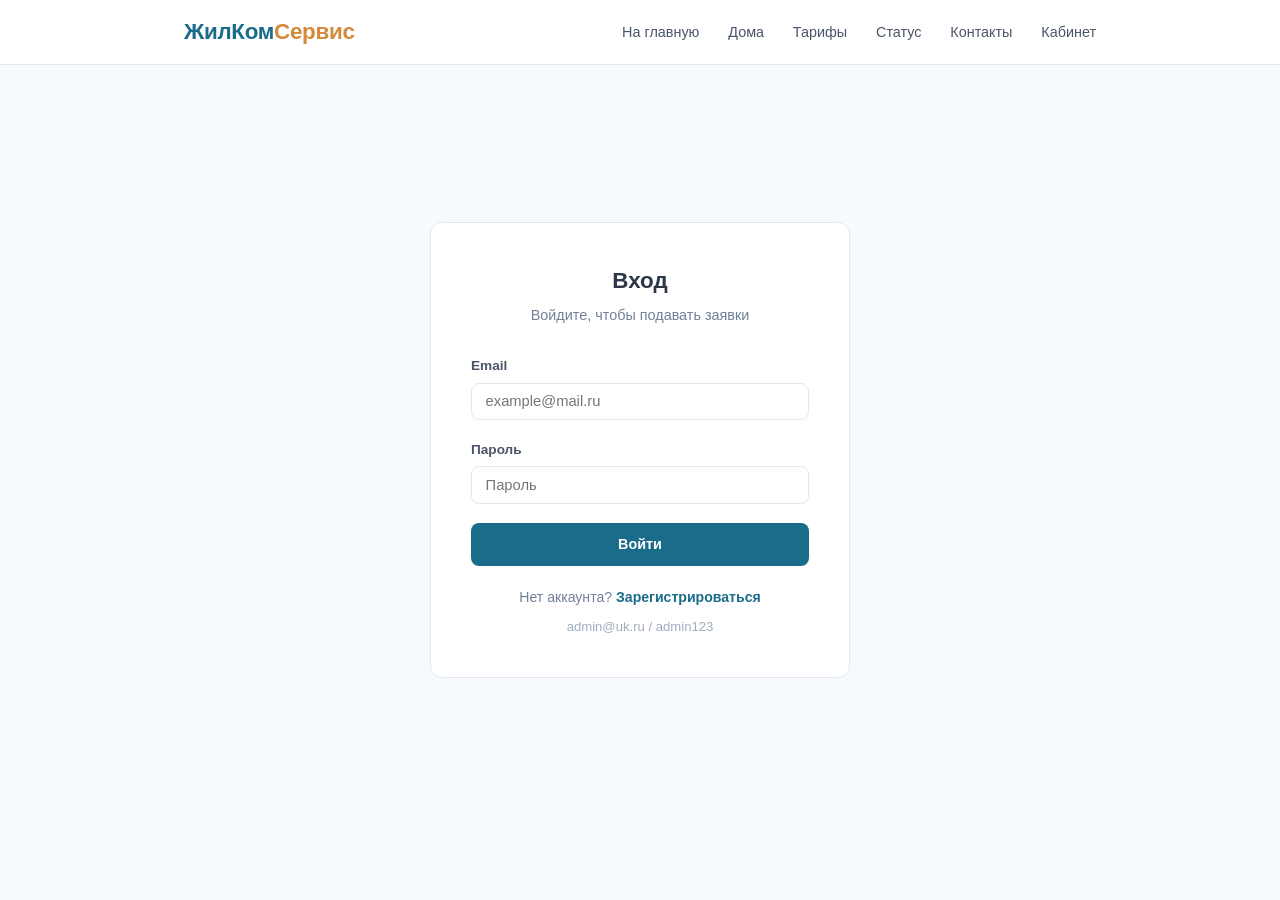
<file: profile.html>
<!DOCTYPE html>
<html lang="ru">
<head>
    <meta charset="UTF-8">
    <meta name="viewport" content="width=device-width, initial-scale=1.0">
    <title>Личный кабинет — ЖилКомСервис</title>
    <link rel="stylesheet" href="css/style.css">
</head>
<body>

<header>
    <div class="container">
        <a href="index.html" class="logo">ЖилКом<span>Сервис</span></a>
        <button class="hamburger" aria-label="Меню" id="hamburger">
            <svg width="24" height="24" viewBox="0 0 24 24" fill="none" stroke="currentColor" stroke-width="2"><path d="M3 12h18M3 6h18M3 18h18"/></svg>
        </button>
        <nav>
            <ul>
                <li><a href="index.html">Главная</a></li>
                <li><a href="houses.html">Дома</a></li>
                <li><a href="tariffs.html">Тарифы</a></li>
                <li><a href="requests.html">Статус</a></li>
                <li><a href="about.html">Контакты</a></li>
                <li><a href="profile.html" style="color:#D4893B;font-weight:600;">Кабинет</a></li>
                <li id="adminNavItem" style="display:none;"><a href="houses.html#admin" style="color:#D4893B;font-weight:600;">Администрирование</a></li>
                <li id="authHeader"></li>
            </ul>
        </nav>
    </div>
</header>

<section class="page-header">
    <div class="container">
        <h1>Личный кабинет</h1>
        <p>Ваши данные и заявки</p>
    </div>
</section>

<section class="section">
    <div class="container">
        <div id="profileContent"></div>
    </div>
</section>

<footer>
    <div class="container">
        <div class="footer-grid">
            <div class="footer-brand">
                <a href="index.html" class="logo">ЖилКом<span>Сервис</span></a>
                <p>Управляющая компания. Обслуживание жилого фонда, текущий и капитальный ремонт.</p>
            </div>
            <div class="footer-col">
                <h4>Меню</h4>
                <ul>
                    <li><a href="index.html">Главная</a></li>
                    <li><a href="houses.html">Дома</a></li>
                    <li><a href="tariffs.html">Тарифы</a></li>
                    <li><a href="repairs.html">Заявки</a></li>
                    <li><a href="requests.html">Статус заявок</a></li>
                    <li><a href="about.html">Контакты</a></li>
                </ul>
            </div>
            <div class="footer-col">
                <h4>Жителям</h4>
                <ul>
                    <li><a href="repairs.html">Подать заявку</a></li>
                    <li><a href="requests.html">Проверить статус</a></li>
                    <li><a href="tariffs.html">Тарифы и оплата</a></li>
                    <li><a href="about.html">Контакты</a></li>
                </ul>
            </div>
            <div class="footer-col">
                <h4>Контакты</h4>
                <ul>
                    <li><a href="#">+7 (495) 123-45-67</a></li>
                    <li><a href="#">uk@zhilkomservis.ru</a></li>
                    <li><a href="#">г. Москва, ул. Строителей, д. 5</a></li>
                </ul>
            </div>
        </div>
    </div>
    <div class="footer-bottom">
        <div class="container">
            <span>&copy; 2026 ЖилКомСервис. Все права защищены.</span>
            <span>Работаем с заботой о вашем доме</span>
        </div>
    </div>
</footer>

<script src="js/data.js"></script>
<script src="js/app.js"></script>
<script>
document.addEventListener("DOMContentLoaded", function() {
    initData();

    if (!currentUser) {
        window.location.href = "auth.html";
        return;
    }

    var authEl = document.getElementById("authHeader");
    authEl.innerHTML = '<span class="user-badge">' + currentUser.name + (currentUser.isAdmin ? ' <span class="admin-tag">админ</span>' : '') + ' <a href="#" onclick="logOut()" style="color:#A0AEC0;font-weight:400;text-decoration:none;margin-left:0.3rem;">выйти</a></span>';

    if (currentUser.isAdmin) {
        document.getElementById("adminNavItem").style.display = "";
    }

    var content = document.getElementById("profileContent");

    var userRequests = requests.filter(function(r) { return r.residentName === currentUser.name; });
    var pendingCount = userRequests.filter(function(r) { return r.status === "pending"; }).length;
    var workingCount = userRequests.filter(function(r) { return r.status === "working"; }).length;
    var doneCount = userRequests.filter(function(r) { return r.status === "done"; }).length;

    content.innerHTML =
        '<div class="profile-grid">' +
            '<div class="profile-card">' +
                '<h2>Профиль</h2>' +
                '<div class="profile-row"><span class="profile-label">Имя</span><span class="profile-val" id="profileName">' + currentUser.name + '</span></div>' +
                '<div class="profile-row"><span class="profile-label">Email</span><span class="profile-val">' + currentUser.email + '</span></div>' +
                '<div class="profile-row"><span class="profile-label">Роль</span><span class="profile-val">' + (currentUser.isAdmin ? 'Администратор' : 'Житель') + '</span></div>' +
                '<div class="profile-row"><span class="profile-label">Дата регистрации</span><span class="profile-val">' + formatDate(currentUser.registeredAt) + '</span></div>' +
                '<div style="margin-top:1.2rem;display:flex;gap:0.5rem;">' +
                    '<button class="btn btn-primary btn-sm" onclick="editProfileName()">Изменить имя</button>' +
                    '<button class="btn btn-ghost btn-sm" onclick="logOut()">Выйти</button>' +
                '</div>' +
            '</div>' +
            '<div class="profile-card">' +
                '<h2>Статистика заявок</h2>' +
                '<div class="profile-stats">' +
                    '<div class="profile-stat"><div class="num" style="color:#D4893B;">' + pendingCount + '</div><div class="label">ожидают</div></div>' +
                    '<div class="profile-stat"><div class="num" style="color:#2B6CB0;">' + workingCount + '</div><div class="label">в работе</div></div>' +
                    '<div class="profile-stat"><div class="num" style="color:#48BB78;">' + doneCount + '</div><div class="label">выполнено</div></div>' +
                    '<div class="profile-stat"><div class="num" style="color:#1B6B8A;">' + userRequests.length + '</div><div class="label">всего</div></div>' +
                '</div>' +
                '<a href="repairs.html" class="btn btn-primary btn-sm" style="margin-top:0.8rem;">Подать заявку</a>' +
            '</div>' +
        '</div>' +
        '<div class="profile-requests">' +
            '<h2>Мои заявки</h2>' +
            '<div id="profileRequestsList"></div>' +
        '</div>';

    var reqContainer = document.getElementById("profileRequestsList");

    if (userRequests.length === 0) {
        reqContainer.innerHTML = '<div class="empty-state"><p>У вас пока нет заявок</p></div>';
    } else {
        reqContainer.innerHTML = userRequests.map(function(r) {
            var house = getHouseById(r.houseId);
            var address = house ? house.address : "Неизвестный адрес";
            var typeLabel = r.type.charAt(0).toUpperCase() + r.type.slice(1);

            return '<div class="request-card">' +
                '<div class="request-info">' +
                    '<h3>' + address + ' — кв. ' + r.apartment + '</h3>' +
                    '<p class="request-meta">' + typeLabel + ' / ' + formatDate(r.date) + '</p>' +
                    '<p>' + r.description + '</p>' +
                '</div>' +
                '<div class="request-side">' +
                    '<span class="request-status ' + getRequestStatusClass(r.status) + '">' + getRequestStatusLabel(r.status) + '</span>' +
                    (r.status === "pending" ? '<button class="btn btn-danger btn-sm" onclick="cancelRequest(' + r.id + ')" style="margin-top:0.3rem;">Отменить</button>' : '') +
                '</div></div>';
        }).join("");
    }

    var hamburger = document.getElementById("hamburger");
    var nav = document.querySelector("nav");
    if (hamburger && nav) {
        hamburger.addEventListener("click", function() {
            nav.classList.toggle("open");
        });
    }

    var header = document.querySelector("header");
    window.addEventListener("scroll", function() {
        if (window.scrollY > 10) {
            header.classList.add("scrolled");
        } else {
            header.classList.remove("scrolled");
        }
    });
});

function editProfileName() {
    var name = prompt("Новое имя:", currentUser.name);
    if (name && name.trim()) {
        currentUser.name = name.trim();
        var user = users.find(function(u) { return u.email === currentUser.email; });
        if (user) {
            user.name = name.trim();
            saveUsers();
        }
        sessionStorage.setItem("zks_current", JSON.stringify(currentUser));
        document.getElementById("profileName").textContent = name.trim();
        showToast("Имя обновлено", "success");
    }
}
</script>
</body>
</html>
</file>
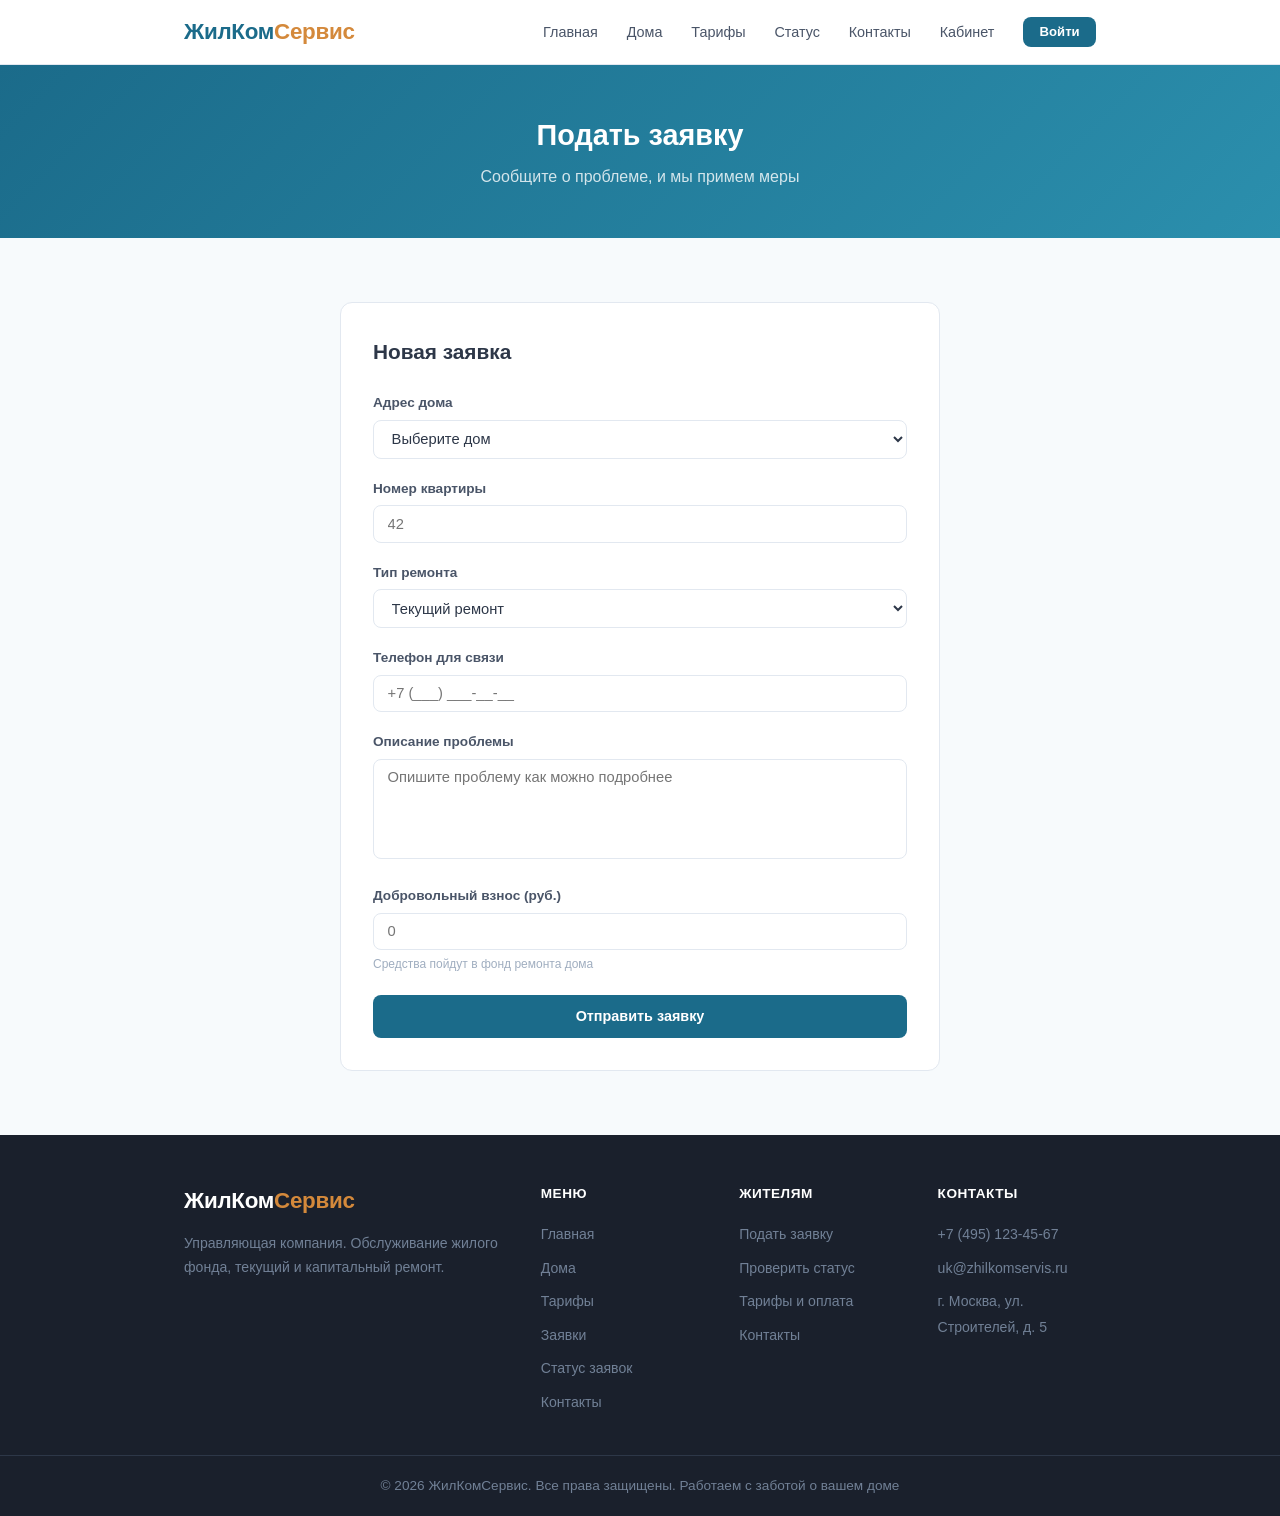
<file: repairs.html>
<!DOCTYPE html>
<html lang="ru">
<head>
    <meta charset="UTF-8">
    <meta name="viewport" content="width=device-width, initial-scale=1.0">
    <title>Заявки — ЖилКомСервис</title>
    <link rel="stylesheet" href="css/style.css">
</head>
<body>

<header>
    <div class="container">
        <a href="index.html" class="logo">ЖилКом<span>Сервис</span></a>
        <button class="hamburger" aria-label="Меню" id="hamburger">
            <svg width="24" height="24" viewBox="0 0 24 24" fill="none" stroke="currentColor" stroke-width="2"><path d="M3 12h18M3 6h18M3 18h18"/></svg>
        </button>
        <nav>
            <ul>
                <li><a href="index.html">Главная</a></li>
                <li><a href="houses.html">Дома</a></li>
                <li><a href="tariffs.html">Тарифы</a></li>
                <li><a href="requests.html">Статус</a></li>
                <li><a href="about.html">Контакты</a></li>
                <li><a href="profile.html">Кабинет</a></li>
                <li id="adminNavItem" style="display:none;"><a href="houses.html#admin" style="color:#D4893B;font-weight:600;">Администрирование</a></li>
                <li id="authHeader"></li>
            </ul>
        </nav>
    </div>
</header>

<section class="page-header">
    <div class="container">
        <h1>Подать заявку</h1>
        <p>Сообщите о проблеме, и мы примем меры</p>
    </div>
</section>

<section class="section">
    <div class="container">
        <div class="form-card">
            <h2>Новая заявка</h2>
            <form id="repairForm">
                <div class="form-group">
                    <label for="houseSelect">Адрес дома</label>
                    <select id="houseSelect" required>
                        <option value="">Выберите дом</option>
                    </select>
                </div>
                <div class="form-group">
                    <label for="apartment">Номер квартиры</label>
                    <input type="text" id="apartment" required placeholder="42">
                </div>
                <div class="form-group">
                    <label for="repairType">Тип ремонта</label>
                    <select id="repairType" required>
                        <option value="текущий">Текущий ремонт</option>
                        <option value="капитальный">Капитальный ремонт</option>
                    </select>
                </div>
                <div class="form-group">
                    <label for="phone">Телефон для связи</label>
                    <input type="tel" id="phone" required placeholder="+7 (___) ___-__-__" maxlength="18">
                </div>
                <div class="form-group">
                    <label for="repairDesc">Описание проблемы</label>
                    <textarea id="repairDesc" required placeholder="Опишите проблему как можно подробнее" oninput="this.style.height='auto';this.style.height=this.scrollHeight+'px'"></textarea>
                </div>
                <div class="form-group">
                    <label for="repairPayment">Добровольный взнос (руб.)</label>
                    <input type="number" id="repairPayment" placeholder="0" min="0">
                    <small style="color:#A0AEC0;font-size:0.75rem;">Средства пойдут в фонд ремонта дома</small>
                </div>
                <button type="submit" class="btn btn-primary">Отправить заявку</button>
            </form>
        </div>
    </div>
</section>

<footer>
    <div class="container">
        <div class="footer-grid">
            <div class="footer-brand">
                <a href="index.html" class="logo">ЖилКом<span>Сервис</span></a>
                <p>Управляющая компания. Обслуживание жилого фонда, текущий и капитальный ремонт.</p>
            </div>
            <div class="footer-col">
                <h4>Меню</h4>
                <ul>
                    <li><a href="index.html">Главная</a></li>
                    <li><a href="houses.html">Дома</a></li>
                    <li><a href="tariffs.html">Тарифы</a></li>
                    <li><a href="repairs.html">Заявки</a></li>
                    <li><a href="requests.html">Статус заявок</a></li>
                    <li><a href="about.html">Контакты</a></li>
                </ul>
            </div>
            <div class="footer-col">
                <h4>Жителям</h4>
                <ul>
                    <li><a href="repairs.html">Подать заявку</a></li>
                    <li><a href="requests.html">Проверить статус</a></li>
                    <li><a href="tariffs.html">Тарифы и оплата</a></li>
                    <li><a href="about.html">Контакты</a></li>
                </ul>
            </div>
            <div class="footer-col">
                <h4>Контакты</h4>
                <ul>
                    <li><a href="#">+7 (495) 123-45-67</a></li>
                    <li><a href="#">uk@zhilkomservis.ru</a></li>
                    <li><a href="#">г. Москва, ул. Строителей, д. 5</a></li>
                </ul>
            </div>
        </div>
    </div>
    <div class="footer-bottom">
        <div class="container">
            <span>&copy; 2026 ЖилКомСервис. Все права защищены.</span>
            <span>Работаем с заботой о вашем доме</span>
        </div>
    </div>
</footer>

<script src="js/data.js"></script>
<script>
document.addEventListener("DOMContentLoaded", function() {
    initData();

    var authEl = document.getElementById("authHeader");
    if (currentUser) {
        authEl.innerHTML = '<span class="user-badge"><a href="profile.html" style="color:inherit;text-decoration:none;">' + currentUser.name + '</a>' + (currentUser.isAdmin ? ' <span class="admin-tag">админ</span>' : '') + ' <a href="#" onclick="logOut()" style="color:#A0AEC0;font-weight:400;text-decoration:none;margin-left:0.3rem;">выйти</a></span>';
        if (currentUser.isAdmin) {
            document.getElementById("adminNavItem").style.display = "";
        }
    } else {
        authEl.innerHTML = '<a href="auth.html" class="btn btn-primary btn-sm">Войти</a>';
    }

    var houseSelect = document.getElementById("houseSelect");
    if (houseSelect) {
        houseSelect.innerHTML = '<option value="">Выберите дом</option>' +
            houses.map(function(h) {
                return '<option value="' + h.id + '">' + h.address + '</option>';
            }).join("");

        var params = new URLSearchParams(window.location.search);
        var houseId = params.get("house");
        if (houseId) {
            houseSelect.value = houseId;
            houseSelect.disabled = true;
            var hl = document.createElement("div");
            hl.style.cssText = "font-size:0.85rem;color:#48BB78;margin-top:0.3rem;";
            hl.textContent = "Адрес вставлен автоматически";
            houseSelect.parentNode.appendChild(hl);
        }
    }

    var phoneInput = document.getElementById("phone");
    phoneInput.addEventListener("input", function() {
        var digits = this.value.replace(/\D/g, "");
        if (digits.length === 0) { this.value = ""; return; }
        if (digits[0] === "7" || digits[0] === "8") digits = digits.substring(1);
        digits = digits.substring(0, 10);
        var formatted = "+7";
        if (digits.length > 0) formatted += " (" + digits.substring(0, 3);
        if (digits.length > 3) formatted += ") " + digits.substring(3, 6);
        if (digits.length > 6) formatted += "-" + digits.substring(6, 8);
        if (digits.length > 8) formatted += "-" + digits.substring(8, 10);
        this.value = formatted;
    });

    document.getElementById("repairForm").addEventListener("submit", function(e) {
        e.preventDefault();

        if (!currentUser) {
            showToast("Войдите, чтобы подать заявку", "error");
            return;
        }

        var newId = requests.length > 0 ? Math.max.apply(Math, requests.map(function(r) { return r.id; })) + 1 : 1;

        var payment = parseInt(document.getElementById("repairPayment").value) || 0;

        var newReq = {
            id: newId,
            houseId: parseInt(houseSelect.value),
            type: document.getElementById("repairType").value,
            description: document.getElementById("repairDesc").value.trim(),
            status: "pending",
            date: new Date().toISOString().split("T")[0],
            residentName: currentUser.name,
            apartment: document.getElementById("apartment").value.trim(),
            phone: document.getElementById("phone").value.trim()
        };

        if (payment > 0) {
            newReq.payment = payment;
            var house = houses.find(function(h) { return h.id === newReq.houseId; });
            if (house) {
                house.fundCollected += payment;
                saveHouses();
            }
        }

        requests.push(newReq);

        saveRequests();
        showToast("Заявка отправлена. Статус: запланирован" + (payment > 0 ? ". Взнос учтён в фонде дома" : ""), "success");
        this.reset();
        if (houseSelect.options.length > 0 && !houseSelect.disabled) houseSelect.selectedIndex = 0;
    });

    var hamburger = document.getElementById("hamburger");
    var nav = document.querySelector("nav");
    if (hamburger && nav) {
        hamburger.addEventListener("click", function() {
            nav.classList.toggle("open");
        });
    }

    var header = document.querySelector("header");
    window.addEventListener("scroll", function() {
        if (window.scrollY > 10) {
            header.classList.add("scrolled");
        } else {
            header.classList.remove("scrolled");
        }
    });
});
</script>
</body>
</html>
</file>
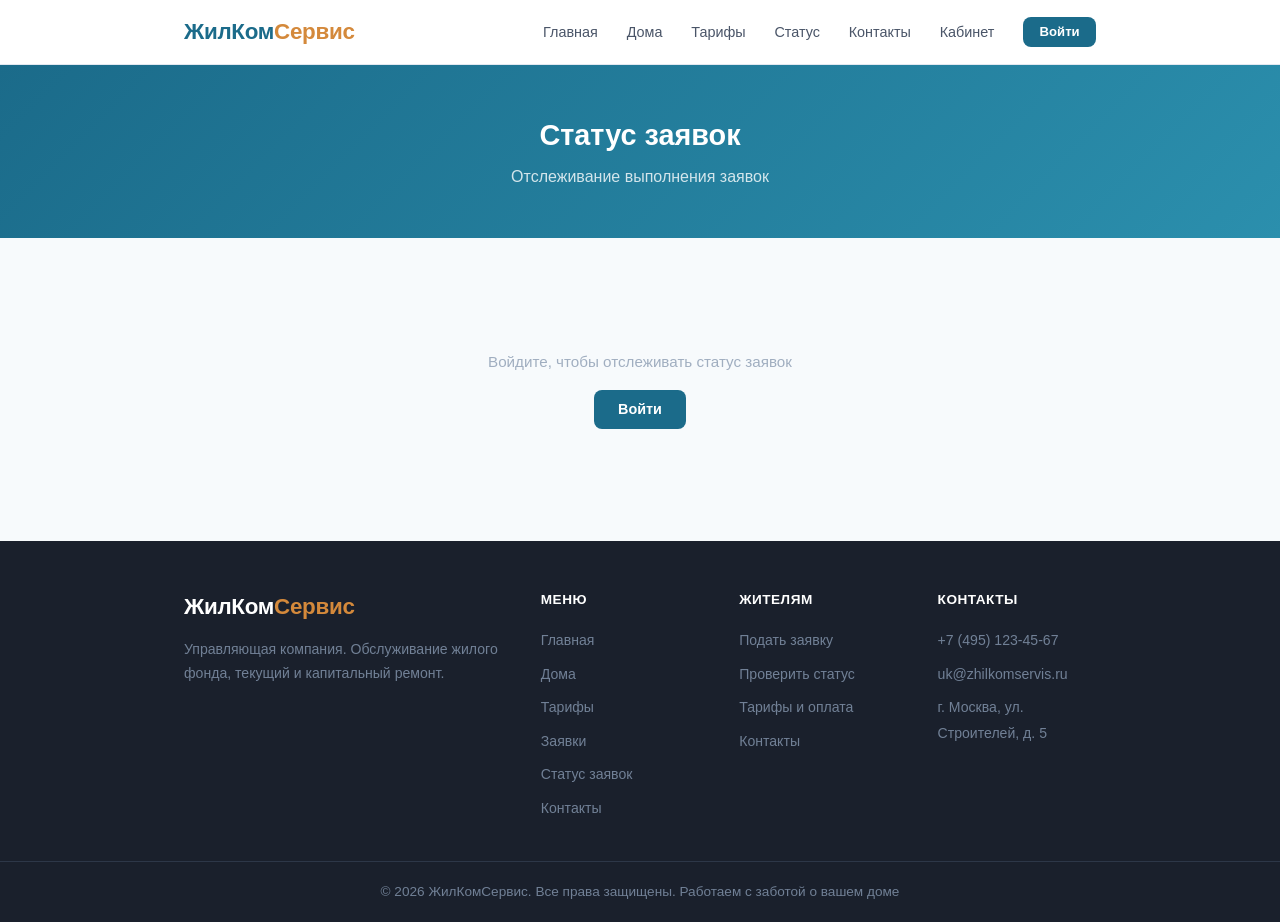
<file: requests.html>
<!DOCTYPE html>
<html lang="ru">
<head>
    <meta charset="UTF-8">
    <meta name="viewport" content="width=device-width, initial-scale=1.0">
    <title>Статус заявок — ЖилКомСервис</title>
    <link rel="stylesheet" href="css/style.css">
</head>
<body>

<header>
    <div class="container">
        <a href="index.html" class="logo">ЖилКом<span>Сервис</span></a>
        <button class="hamburger" aria-label="Меню" id="hamburger">
            <svg width="24" height="24" viewBox="0 0 24 24" fill="none" stroke="currentColor" stroke-width="2"><path d="M3 12h18M3 6h18M3 18h18"/></svg>
        </button>
        <nav>
            <ul>
                <li><a href="index.html">Главная</a></li>
                <li><a href="houses.html">Дома</a></li>
                <li><a href="tariffs.html">Тарифы</a></li>
                <li><a href="requests.html">Статус</a></li>
                <li><a href="about.html">Контакты</a></li>
                <li><a href="profile.html">Кабинет</a></li>
                <li id="adminNavItem" style="display:none;"><a href="houses.html#admin" style="color:#D4893B;font-weight:600;">Администрирование</a></li>
                <li id="authHeader"></li>
            </ul>
        </nav>
    </div>
</header>

<section class="page-header">
    <div class="container">
        <h1>Статус заявок</h1>
        <p>Отслеживание выполнения заявок</p>
    </div>
</section>

<section class="section">
    <div class="container">
        <div id="adminPanel" class="admin-panel">
            <h3>Администрирование заявок</h3>
            <div id="adminCounts" class="admin-stats"></div>
            <div id="adminRequestsFilters" style="margin-bottom:1rem;display:flex;gap:0.5rem;flex-wrap:wrap;">
                <button class="btn btn-ghost btn-sm" onclick="filterAdminRequests('all')" id="filterAll">Все</button>
                <button class="btn btn-ghost btn-sm" onclick="filterAdminRequests('pending')" id="filterPending">Ожидают</button>
                <button class="btn btn-ghost btn-sm" onclick="filterAdminRequests('working')" id="filterWorking">В работе</button>
                <button class="btn btn-ghost btn-sm" onclick="filterAdminRequests('done')" id="filterDone">Выполнены</button>
            </div>
        </div>
        <div id="requestsList" class="requests-list"></div>
    </div>
</section>

<footer>
    <div class="container">
        <div class="footer-grid">
            <div class="footer-brand">
                <a href="index.html" class="logo">ЖилКом<span>Сервис</span></a>
                <p>Управляющая компания. Обслуживание жилого фонда, текущий и капитальный ремонт.</p>
            </div>
            <div class="footer-col">
                <h4>Меню</h4>
                <ul>
                    <li><a href="index.html">Главная</a></li>
                    <li><a href="houses.html">Дома</a></li>
                    <li><a href="tariffs.html">Тарифы</a></li>
                    <li><a href="repairs.html">Заявки</a></li>
                    <li><a href="requests.html">Статус заявок</a></li>
                    <li><a href="about.html">Контакты</a></li>
                </ul>
            </div>
            <div class="footer-col">
                <h4>Жителям</h4>
                <ul>
                    <li><a href="repairs.html">Подать заявку</a></li>
                    <li><a href="requests.html">Проверить статус</a></li>
                    <li><a href="tariffs.html">Тарифы и оплата</a></li>
                    <li><a href="about.html">Контакты</a></li>
                </ul>
            </div>
            <div class="footer-col">
                <h4>Контакты</h4>
                <ul>
                    <li><a href="#">+7 (495) 123-45-67</a></li>
                    <li><a href="#">uk@zhilkomservis.ru</a></li>
                    <li><a href="#">г. Москва, ул. Строителей, д. 5</a></li>
                </ul>
            </div>
        </div>
    </div>
    <div class="footer-bottom">
        <div class="container">
            <span>&copy; 2026 ЖилКомСервис. Все права защищены.</span>
            <span>Работаем с заботой о вашем доме</span>
        </div>
    </div>
</footer>

<script src="js/data.js"></script>
<script src="js/app.js"></script>
<script>
var adminRequestsFilter = "all";

document.addEventListener("DOMContentLoaded", function() {
    initData();

    var authEl = document.getElementById("authHeader");
    if (currentUser) {
        authEl.innerHTML = '<span class="user-badge"><a href="profile.html" style="color:inherit;text-decoration:none;">' + currentUser.name + '</a>' + (currentUser.isAdmin ? ' <span class="admin-tag">админ</span>' : '') + ' <a href="#" onclick="logOut()" style="color:#A0AEC0;font-weight:400;text-decoration:none;margin-left:0.3rem;">выйти</a></span>';
        if (currentUser.isAdmin) {
            document.getElementById("adminNavItem").style.display = "";
            renderAdminRequests();
        } else {
            var userRequests = requests.filter(function(r) { return r.residentName === currentUser.name; });
            renderRequests(userRequests);
        }
    } else {
        authEl.innerHTML = '<a href="auth.html" class="btn btn-primary btn-sm">Войти</a>';
        document.getElementById("requestsList").innerHTML = '<div class="empty-state"><p>Войдите, чтобы отслеживать статус заявок</p><a href="auth.html" class="btn btn-primary" style="margin-top:1rem;">Войти</a></div>';
    }

    var hamburger = document.getElementById("hamburger");
    var nav = document.querySelector("nav");
    if (hamburger && nav) {
        hamburger.addEventListener("click", function() {
            nav.classList.toggle("open");
        });
    }

    var header = document.querySelector("header");
    window.addEventListener("scroll", function() {
        if (window.scrollY > 10) {
            header.classList.add("scrolled");
        } else {
            header.classList.remove("scrolled");
        }
    });
});

function filterAdminRequests(filter) {
    adminRequestsFilter = filter;
    renderAdminRequests();

    document.querySelectorAll("#adminRequestsFilters .btn").forEach(function(b) {
        b.classList.remove("btn-primary");
        b.classList.add("btn-ghost");
    });
    var activeBtn = document.getElementById("filter" + filter.charAt(0).toUpperCase() + filter.slice(1));
    if (activeBtn) {
        activeBtn.classList.remove("btn-ghost");
        activeBtn.classList.add("btn-primary");
    }
}

function renderAdminRequests() {
    var panel = document.getElementById("adminPanel");
    if (panel) panel.classList.add("visible");

    var filtered = requests;
    if (adminRequestsFilter !== "all") {
        filtered = requests.filter(function(r) { return r.status === adminRequestsFilter; });
    }

    var totalRequests = requests.length;
    var pendingRequests = requests.filter(function(r) { return r.status === "pending"; }).length;
    var workingRequests = requests.filter(function(r) { return r.status === "working"; }).length;
    var doneRequests = requests.filter(function(r) { return r.status === "done"; }).length;

    var counts = document.getElementById("adminCounts");
    if (counts) {
        counts.innerHTML =
            '<div class="stat-card"><div class="num" style="color:#1B6B8A;">' + totalRequests + '</div><div class="label">всего</div></div>' +
            '<div class="stat-card"><div class="num" style="color:#D4893B;">' + pendingRequests + '</div><div class="label">ожидают</div></div>' +
            '<div class="stat-card"><div class="num" style="color:#2B6CB0;">' + workingRequests + '</div><div class="label">в работе</div></div>' +
            '<div class="stat-card"><div class="num" style="color:#48BB78;">' + doneRequests + '</div><div class="label">выполнено</div></div>';
    }

    renderRequests(filtered);
}
</script>
</body>
</html>
</file>
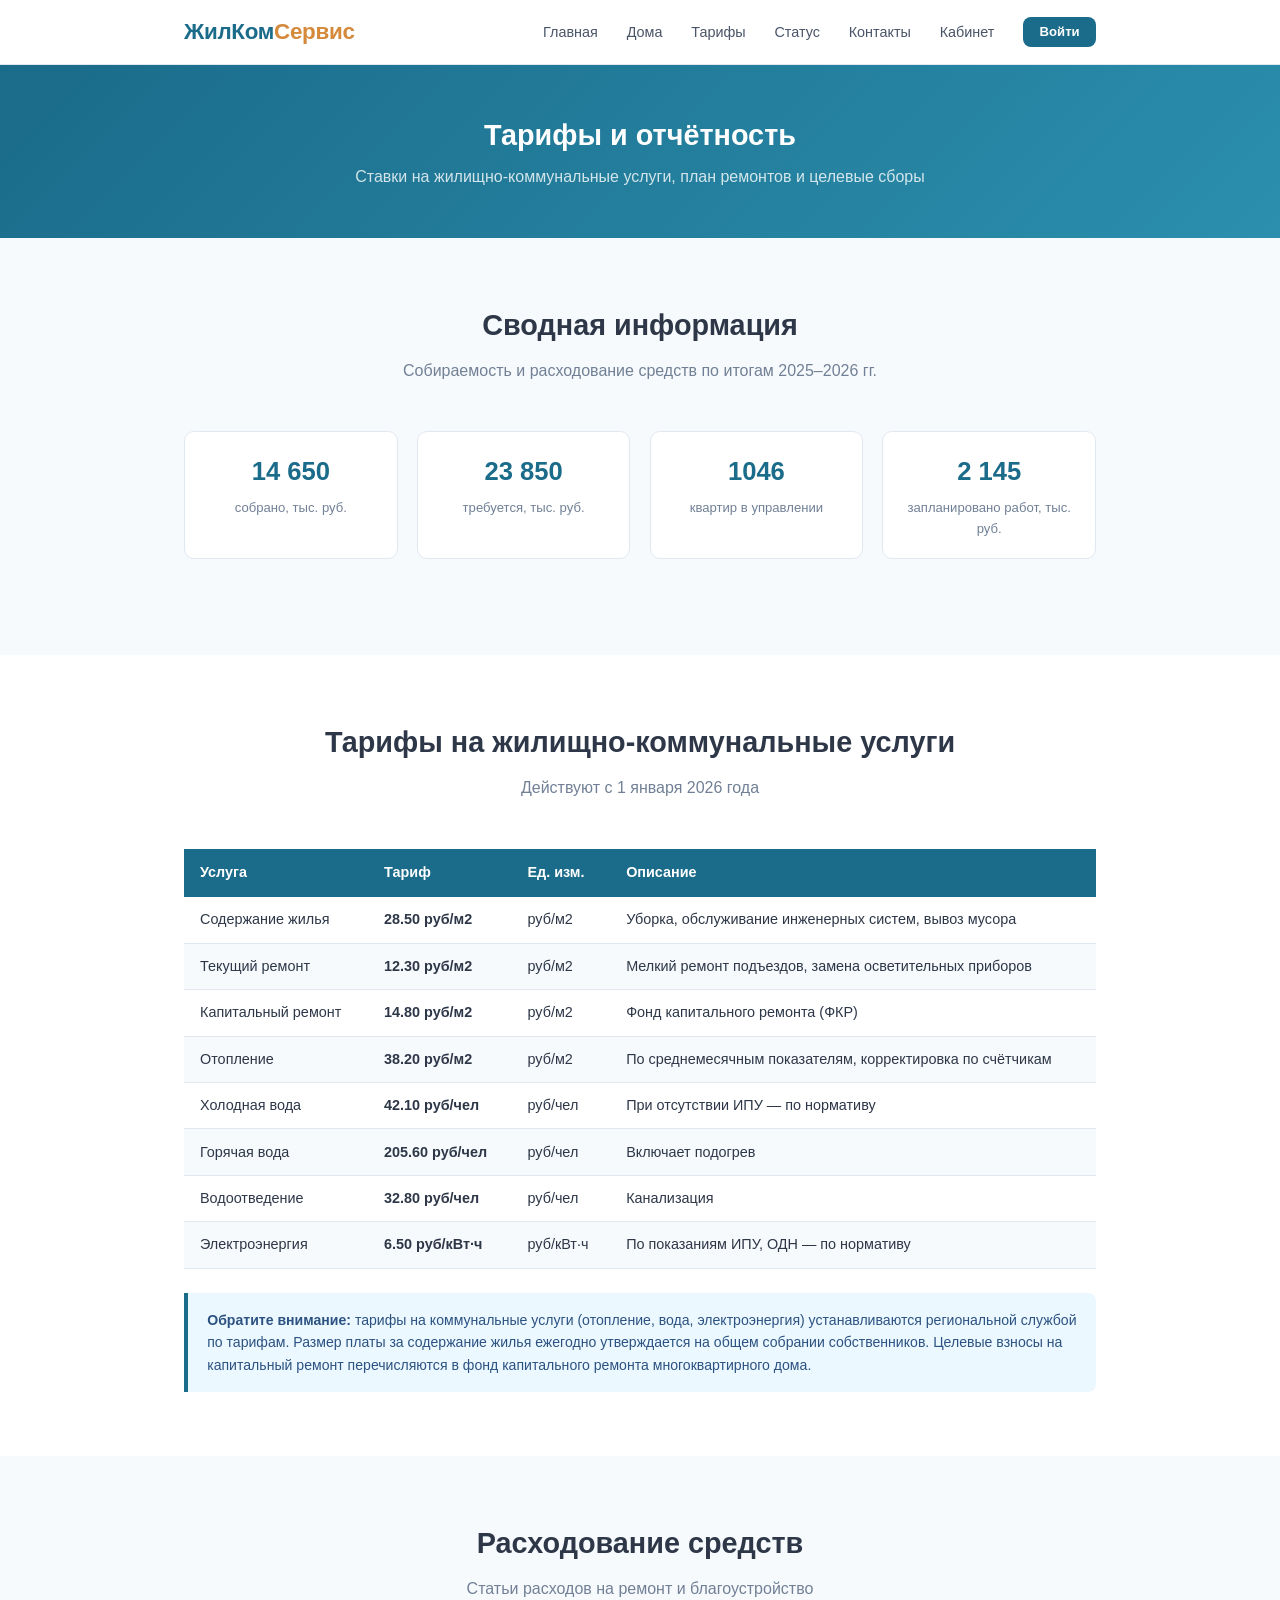
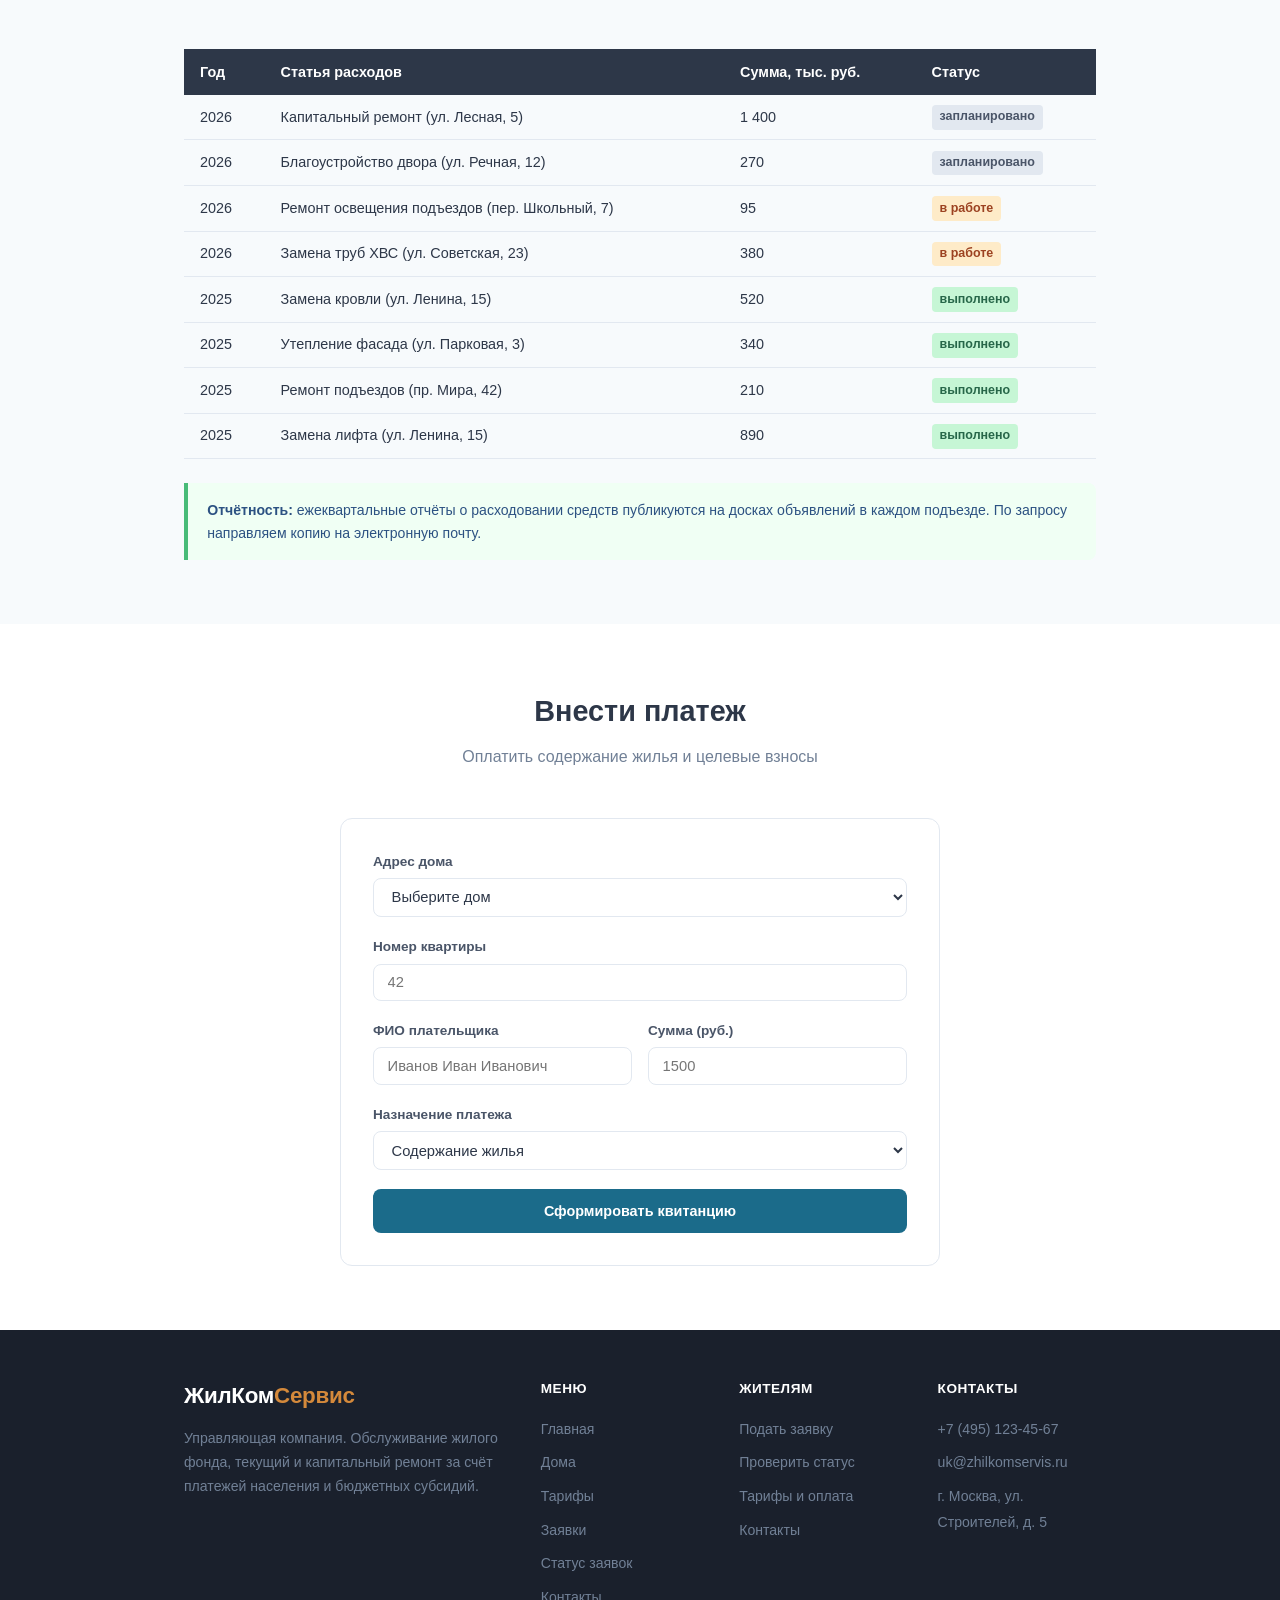
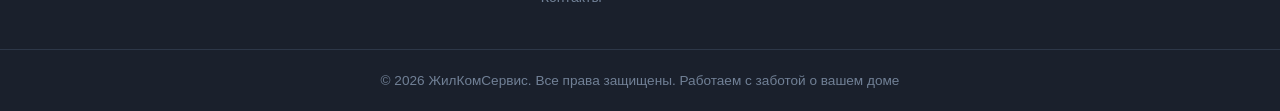
<file: tariffs.html>
<!DOCTYPE html>
<html lang="ru">
<head>
    <meta charset="UTF-8">
    <meta name="viewport" content="width=device-width, initial-scale=1.0">
    <title>Тарифы — ЖилКомСервис</title>
    <link rel="stylesheet" href="css/style.css">
</head>
<body>

<header>
    <div class="container">
        <a href="index.html" class="logo">ЖилКом<span>Сервис</span></a>
        <button class="hamburger" aria-label="Меню" id="hamburger">
            <svg width="24" height="24" viewBox="0 0 24 24" fill="none" stroke="currentColor" stroke-width="2"><path d="M3 12h18M3 6h18M3 18h18"/></svg>
        </button>
        <nav>
            <ul>
                <li><a href="index.html">Главная</a></li>
                <li><a href="houses.html">Дома</a></li>
                <li><a href="tariffs.html">Тарифы</a></li>
                <li><a href="requests.html">Статус</a></li>
                <li><a href="about.html">Контакты</a></li>
                <li><a href="profile.html">Кабинет</a></li>
                <li id="adminNavItem" style="display:none;"><a href="houses.html#admin" style="color:#D4893B;font-weight:600;">Администрирование</a></li>
                <li id="authHeader"></li>
            </ul>
        </nav>
    </div>
</header>

<section class="page-header">
    <div class="container">
        <h1>Тарифы и отчётность</h1>
        <p>Ставки на жилищно-коммунальные услуги, план ремонтов и целевые сборы</p>
    </div>
</section>

<section class="section">
    <div class="container">
        <div class="section-header">
            <h2>Сводная информация</h2>
            <p>Собираемость и расходование средств по итогам 2025–2026 гг.</p>
        </div>
        <div class="tariff-summary" id="tariffSummary"></div>
    </div>
</section>

<section class="section section-alt">
    <div class="container">
        <div class="section-header">
            <h2>Тарифы на жилищно-коммунальные услуги</h2>
            <p>Действуют с 1 января 2026 года</p>
        </div>
        <div style="overflow-x:auto;">
            <table class="tariff-table" id="tariffTable"></table>
        </div>
        <div class="tariff-note">
            <strong>Обратите внимание:</strong> тарифы на коммунальные услуги (отопление, вода, электроэнергия)
            устанавливаются региональной службой по тарифам. Размер платы за содержание жилья ежегодно
            утверждается на общем собрании собственников. Целевые взносы на капитальный ремонт
             перечисляются в фонд капитального ремонта многоквартирного дома.
        </div>
    </div>
</section>

<section class="section">
    <div class="container">
        <div class="section-header">
            <h2>Расходование средств</h2>
            <p>Статьи расходов на ремонт и благоустройство</p>
        </div>
        <div style="overflow-x:auto;">
            <table class="expense-table" id="expenseTable"></table>
        </div>
        <div class="tariff-note" style="background:#F0FFF4;border-left-color:#48BB78;">
            <strong>Отчётность:</strong> ежеквартальные отчёты о расходовании средств публикуются на досках
            объявлений в каждом подъезде. По запросу направляем копию на электронную почту.
        </div>
    </div>
</section>

<section class="section section-alt">
    <div class="container">
        <div class="section-header">
            <h2>Внести платеж</h2>
            <p>Оплатить содержание жилья и целевые взносы</p>
        </div>
        <div class="form-card payment-form">
            <form id="paymentForm">
                <div class="form-group">
                    <label for="payHouse">Адрес дома</label>
                    <select id="payHouse" required>
                        <option value="">Выберите дом</option>
                    </select>
                </div>
                <div class="form-group">
                    <label for="payApartment">Номер квартиры</label>
                    <input type="text" id="payApartment" required placeholder="42">
                </div>
                <div class="form-row">
                    <div class="form-group">
                        <label for="payFio">ФИО плательщика</label>
                        <input type="text" id="payFio" required placeholder="Иванов Иван Иванович">
                    </div>
                    <div class="form-group">
                        <label for="payAmount">Сумма (руб.)</label>
                        <input type="number" id="payAmount" required placeholder="1500" min="1">
                    </div>
                </div>
                <div class="form-group">
                    <label for="payPurpose">Назначение платежа</label>
                    <select id="payPurpose">
                        <option value="content">Содержание жилья</option>
                        <option value="repair">Текущий ремонт</option>
                        <option value="capital">Взнос на капитальный ремонт</option>
                        <option value="target">Целевой сбор</option>
                    </select>
                </div>
                <button type="submit" class="btn btn-primary" style="width:100%;justify-content:center;">Сформировать квитанцию</button>
            </form>
            <div id="paymentResult" style="margin-top:1rem;display:none;"></div>
        </div>
    </div>
</section>

<footer>
    <div class="container">
        <div class="footer-grid">
            <div class="footer-brand">
                <a href="index.html" class="logo">ЖилКом<span>Сервис</span></a>
                <p>Управляющая компания. Обслуживание жилого фонда, текущий и капитальный ремонт за счёт платежей населения и бюджетных субсидий.</p>
            </div>
            <div class="footer-col">
                <h4>Меню</h4>
                <ul>
                    <li><a href="index.html">Главная</a></li>
                    <li><a href="houses.html">Дома</a></li>
                    <li><a href="tariffs.html">Тарифы</a></li>
                    <li><a href="repairs.html">Заявки</a></li>
                    <li><a href="requests.html">Статус заявок</a></li>
                    <li><a href="about.html">Контакты</a></li>
                </ul>
            </div>
            <div class="footer-col">
                <h4>Жителям</h4>
                <ul>
                    <li><a href="repairs.html">Подать заявку</a></li>
                    <li><a href="requests.html">Проверить статус</a></li>
                    <li><a href="tariffs.html">Тарифы и оплата</a></li>
                    <li><a href="about.html">Контакты</a></li>
                </ul>
            </div>
            <div class="footer-col">
                <h4>Контакты</h4>
                <ul>
                    <li><a href="#">+7 (495) 123-45-67</a></li>
                    <li><a href="#">uk@zhilkomservis.ru</a></li>
                    <li><a href="#">г. Москва, ул. Строителей, д. 5</a></li>
                </ul>
            </div>
        </div>
    </div>
    <div class="footer-bottom">
        <div class="container">
            <span>&copy; 2026 ЖилКомСервис. Все права защищены.</span>
            <span>Работаем с заботой о вашем доме</span>
        </div>
    </div>
</footer>

<script src="js/data.js"></script>
<script>
document.addEventListener("DOMContentLoaded", function() {
    initData();

    var authEl = document.getElementById("authHeader");
    if (currentUser) {
        authEl.innerHTML = '<span class="user-badge"><a href="profile.html" style="color:inherit;text-decoration:none;">' + currentUser.name + '</a>' + (currentUser.isAdmin ? ' <span class="admin-tag">админ</span>' : '') + ' <a href="#" onclick="logOut()" style="color:#A0AEC0;font-weight:400;text-decoration:none;margin-left:0.3rem;">выйти</a></span>';
        if (currentUser.isAdmin) {
            document.getElementById("adminNavItem").style.display = "";
        }
    } else {
        authEl.innerHTML = '<a href="auth.html" class="btn btn-primary btn-sm">Войти</a>';
    }

    var totalCollected = 0;
    var totalNeeded = 0;
    houses.forEach(function(h) {
        totalCollected += h.fundCollected || 0;
        totalNeeded += h.fundTarget || 0;
    });
    var solvency = houses.reduce(function(sum, h) { return sum + (h.apartments || 0); }, 0);
    var plannedWorks = expenseItems.filter(function(e) { return e.status === "planned" || e.status === "in_progress"; })
        .reduce(function(sum, e) { return sum + e.amount; }, 0);

    document.getElementById("tariffSummary").innerHTML =
        '<div class="tariff-summary-card"><div class="num">' + formatMoney(totalCollected) + '</div><div class="label">собрано, тыс. руб.</div></div>' +
        '<div class="tariff-summary-card"><div class="num">' + formatMoney(totalNeeded) + '</div><div class="label">требуется, тыс. руб.</div></div>' +
        '<div class="tariff-summary-card"><div class="num">' + solvency + '</div><div class="label">квартир в управлении</div></div>' +
        '<div class="tariff-summary-card"><div class="num">' + formatMoney(plannedWorks) + '</div><div class="label">запланировано работ, тыс. руб.</div></div>';

    var tariffHtml = '<thead><tr><th>Услуга</th><th>Тариф</th><th>Ед. изм.</th><th>Описание</th></tr></thead><tbody>';
    tariffRates.forEach(function(t) {
        tariffHtml += '<tr><td>' + t.service + '</td><td class="tariff-rate">' + t.rate.toFixed(2) + ' ' + t.unit + '</td><td>' + t.unit + '</td><td>' + t.desc + '</td></tr>';
    });
    tariffHtml += '</tbody>';
    document.getElementById("tariffTable").innerHTML = tariffHtml;

    var expenseHtml = '<thead><tr><th>Год</th><th>Статья расходов</th><th>Сумма, тыс. руб.</th><th>Статус</th></tr></thead><tbody>';
    expenseItems.slice().reverse().forEach(function(e) {
        var statusLabels = { done: "выполнено", in_progress: "в работе", planned: "запланировано" };
        expenseHtml += '<tr>' +
            '<td>' + e.year + '</td><td>' + e.item + '</td><td>' + formatMoney(e.amount) + '</td>' +
            '<td><span class="expense-status ' + e.status + '">' + (statusLabels[e.status] || e.status) + '</span></td></tr>';
    });
    expenseHtml += '</tbody>';
    document.getElementById("expenseTable").innerHTML = expenseHtml;

    var payHouse = document.getElementById("payHouse");
    if (payHouse) {
        payHouse.innerHTML = '<option value="">Выберите дом</option>' +
            houses.map(function(h) { return '<option value="' + h.id + '">' + h.address + '</option>'; }).join("");
    }

    document.getElementById("paymentForm").addEventListener("submit", function(e) {
        e.preventDefault();
        var houseId = parseInt(document.getElementById("payHouse").value);
        var house = houses.find(function(h) { return h.id === houseId; });
        var amount = parseFloat(document.getElementById("payAmount").value);
        var purpose = document.getElementById("payPurpose");
        var purposeText = purpose.options[purpose.selectedIndex].text;

        var resultDiv = document.getElementById("paymentResult");
        resultDiv.style.display = "block";
        resultDiv.innerHTML = '<div style="background:#F0FFF4;border:1px solid #C6F6D5;border-radius:8px;padding:1rem;text-align:center;">' +
            '<p style="color:#276749;font-weight:600;margin-bottom:0.5rem;">Квитанция сформирована</p>' +
            '<p style="font-size:0.88rem;color:#4A5568;margin-bottom:0.3rem;">' + (house ? house.address : "") + ', кв. ' + document.getElementById("payApartment").value + '</p>' +
            '<p style="font-size:0.88rem;color:#4A5568;margin-bottom:0.3rem;">Назначение: ' + purposeText + '</p>' +
            '<p style="font-size:1.1rem;font-weight:700;color:#2D3748;">' + amount.toLocaleString("ru-RU") + ' руб.</p>' +
            '<p style="font-size:0.82rem;color:#A0AEC0;margin-top:0.5rem;">Оплатить можно в любом банке или через мобильное приложение по реквизитам УК.</p>' +
            '</div>';
    });

    var hamburger = document.getElementById("hamburger");
    var nav = document.querySelector("nav");
    if (hamburger && nav) {
        hamburger.addEventListener("click", function() { nav.classList.toggle("open"); });
    }

    var header = document.querySelector("header");
    window.addEventListener("scroll", function() {
        if (window.scrollY > 10) { header.classList.add("scrolled"); }
        else { header.classList.remove("scrolled"); }
    });
});
</script>
</body>
</html>
</file>
<file: css/style.css>
* {
    margin: 0;
    padding: 0;
    box-sizing: border-box;
}

html {
    scroll-behavior: smooth;
}

body {
    font-family: -apple-system, BlinkMacSystemFont, 'Segoe UI', Roboto, Arial, sans-serif;
    line-height: 1.6;
    color: #2D3748;
    background: #F7FAFC;
}

.container {
    max-width: 960px;
    margin: 0 auto;
    padding: 0 24px;
}

header {
    position: fixed;
    top: 0;
    left: 0;
    right: 0;
    z-index: 1000;
    background: #fff;
    border-bottom: 1px solid #E2E8F0;
    transition: box-shadow 0.3s;
}

header.scrolled {
    box-shadow: 0 2px 20px rgba(0,0,0,0.06);
}

header .container {
    display: flex;
    justify-content: space-between;
    align-items: center;
    height: 64px;
}

.logo {
    font-size: 1.4rem;
    font-weight: 700;
    color: #1B6B8A;
    text-decoration: none;
    letter-spacing: -0.3px;
}

.logo span {
    color: #D4893B;
}

nav {
    display: flex;
    align-items: center;
}

nav ul {
    display: flex;
    list-style: none;
    gap: 1.8rem;
    align-items: center;
}

nav a {
    color: #4A5568;
    text-decoration: none;
    font-weight: 500;
    font-size: 0.9rem;
    transition: color 0.2s;
    padding: 0.3rem 0;
}

nav a:hover {
    color: #1B6B8A;
}

.hamburger {
    display: none;
    background: none;
    border: none;
    cursor: pointer;
    padding: 6px;
    color: #1B6B8A;
    width: 36px;
    height: 36px;
    align-items: center;
    justify-content: center;
}

.btn {
    display: inline-flex;
    align-items: center;
    justify-content: center;
    padding: 0.55rem 1.4rem;
    border: 2px solid transparent;
    border-radius: 8px;
    font-size: 0.9rem;
    font-weight: 600;
    cursor: pointer;
    transition: all 0.2s;
    text-decoration: none;
    font-family: inherit;
    gap: 0.4rem;
    line-height: 1.2;
}

.btn-primary {
    background: #1B6B8A;
    color: #fff;
}

.btn-primary:hover {
    background: #155270;
}

.btn-outline {
    background: transparent;
    color: #1B6B8A;
    border: 2px solid #1B6B8A;
}

.btn-outline:hover {
    background: #1B6B8A;
    color: #fff;
}

.btn-outline-light {
    background: transparent;
    color: #fff;
    border: 2px solid #fff;
}

.btn-outline-light:hover {
    background: #fff;
    color: #1B6B8A;
}

.btn-white {
    background: #fff;
    color: #1B6B8A;
}

.btn-white:hover {
    background: #E8F4F8;
}

.btn-ghost {
    background: transparent;
    color: #4A5568;
    border: 1px solid #E2E8F0;
}

.btn-ghost:hover {
    background: #F7FAFC;
    border-color: #CBD5E0;
}

.btn-sm {
    padding: 0.35rem 0.9rem;
    font-size: 0.82rem;
}

.btn-danger {
    background: #FC8181;
    color: #fff;
}

.btn-danger:hover {
    background: #F56565;
}

.btn-warning {
    background: #D4893B;
    color: #fff;
}

.btn-warning:hover {
    background: #B9752E;
}

.btn-success {
    background: #48BB78;
    color: #fff;
}

.btn-success:hover {
    background: #38A169;
}

.hero {
    margin-top: 64px;
    padding: 5rem 0 4rem;
    background: linear-gradient(135deg, #1B6B8A 0%, #2B8FAD 50%, #1B6B8A 100%);
    color: #fff;
    text-align: center;
    position: relative;
    overflow: hidden;
}

.hero::after {
    content: '';
    position: absolute;
    right: 0;
    top: 0;
    width: 50%;
    height: 100%;
    background: url('../images/hero.svg') no-repeat right center / cover;
    opacity: 0.15;
    pointer-events: none;
}

.hero .container {
    position: relative;
    z-index: 1;
}

.hero h1 {
    font-size: clamp(2rem, 4vw, 3rem);
    font-weight: 800;
    line-height: 1.2;
    margin-bottom: 1rem;
    letter-spacing: -0.5px;
}

.hero p {
    font-size: 1.1rem;
    color: rgba(255,255,255,0.85);
    max-width: 600px;
    margin: 0 auto 2rem;
}

.hero-buttons {
    display: flex;
    gap: 1rem;
    justify-content: center;
    flex-wrap: wrap;
}

.hero-stats {
    display: grid;
    grid-template-columns: repeat(4, 1fr);
    gap: 1.5rem;
    margin-top: 3rem;
    padding-top: 3rem;
    border-top: 1px solid rgba(255,255,255,0.15);
}

.hero-stat {
    text-align: center;
}

.hero-stat .num {
    font-size: 2rem;
    font-weight: 800;
    line-height: 1;
    margin-bottom: 0.3rem;
}

.hero-stat .label {
    font-size: 0.85rem;
    color: rgba(255,255,255,0.7);
}

.section {
    padding: 4rem 0;
}

.section-alt {
    background: #fff;
}

.section-header {
    text-align: center;
    margin-bottom: 3rem;
}

.section-header h2 {
    font-size: 1.8rem;
    font-weight: 700;
    color: #2D3748;
    margin-bottom: 0.6rem;
}

.section-header p {
    color: #718096;
    font-size: 1rem;
    max-width: 500px;
    margin: 0 auto;
}

/* ─── Services Carousel ─── */

.section-services {
    padding: 2.5rem 0 !important;
}

.carousel-wrap {
    position: relative;
    overflow: hidden;
    padding: 0.5rem 0 1rem;
}

.carousel-track {
    display: flex;
    transition: transform 0.6s cubic-bezier(0.25, 0.46, 0.45, 0.94);
    gap: 1.5rem;
}

.carousel-track .service-card {
    flex: 0 0 calc((100% - 3rem) / 3);
    background: #fff;
    border: 1px solid #E2E8F0;
    border-radius: 12px;
    padding: 1.5rem;
    transition: opacity 0.5s, filter 0.5s, transform 0.5s;
    opacity: 0.3;
    filter: blur(3px);
    transform: scale(0.9);
    min-height: 180px;
    display: flex;
    flex-direction: column;
    justify-content: center;
    user-select: none;
}

.carousel-track .service-card.active {
    opacity: 1;
    filter: blur(0);
    transform: scale(1);
    box-shadow: 0 8px 28px rgba(27,107,138,0.15);
    border-color: #1B6B8A;
}

.carousel-track .service-card h3 {
    font-size: 1.05rem;
    font-weight: 700;
    color: #2D3748;
    margin-bottom: 0.6rem;
}

.carousel-track .service-card p {
    font-size: 0.85rem;
    color: #718096;
    line-height: 1.6;
    margin: 0;
}

.carousel-dots {
    display: flex;
    justify-content: center;
    gap: 0.5rem;
    margin-top: 0.5rem;
}

.carousel-dots button {
    width: 10px;
    height: 10px;
    border-radius: 50%;
    border: 2px solid #CBD5E0;
    background: transparent;
    cursor: pointer;
    padding: 0;
    transition: background 0.3s, transform 0.3s, border-color 0.3s;
}

.carousel-dots button.active {
    background: #1B6B8A;
    border-color: #1B6B8A;
    transform: scale(1.3);
}

.carousel-arrow {
    position: absolute;
    top: 50%;
    transform: translateY(-50%);
    z-index: 2;
    width: 40px;
    height: 40px;
    border-radius: 50%;
    border: 2px solid #E2E8F0;
    background: #fff;
    color: #1B6B8A;
    font-size: 1.5rem;
    line-height: 1;
    cursor: pointer;
    display: flex;
    align-items: center;
    justify-content: center;
    transition: all 0.2s;
    box-shadow: 0 2px 8px rgba(0,0,0,0.06);
}

.carousel-arrow:hover {
    background: #1B6B8A;
    color: #fff;
    border-color: #1B6B8A;
}

.carousel-arrow-left {
    left: 8px;
}

.carousel-arrow-right {
    right: 8px;
}

@media (max-width: 768px) {
    .carousel-arrow {
        display: none;
    }
}

.news-grid {
    display: grid;
    grid-template-columns: repeat(auto-fit, minmax(300px, 1fr));
    gap: 1.5rem;
}

.news-card {
    background: #fff;
    border: 1px solid #E2E8F0;
    border-radius: 12px;
    overflow: hidden;
    transition: box-shadow 0.2s;
}

.news-card:hover {
    box-shadow: 0 4px 20px rgba(0,0,0,0.06);
}

.news-card-img {
    height: 180px;
    background: #E2E8F0;
    display: flex;
    align-items: center;
    justify-content: center;
    color: #A0AEC0;
    font-size: 2rem;
}

.news-card-body {
    padding: 1.2rem 1.5rem;
}

.news-card-body .date {
    font-size: 0.8rem;
    color: #A0AEC0;
    margin-bottom: 0.4rem;
}

.news-card-body h3 {
    font-size: 1rem;
    font-weight: 700;
    color: #2D3748;
    margin-bottom: 0.4rem;
}

.news-card-body p {
    font-size: 0.88rem;
    color: #718096;
}

footer {
    background: #1A202C;
    color: #A0AEC0;
    padding: 3rem 0 0;
}

.footer-grid {
    display: grid;
    grid-template-columns: 2fr 1fr 1fr 1fr;
    gap: 2.5rem;
    padding-bottom: 2rem;
}

.footer-brand .logo {
    color: #fff;
    display: block;
    margin-bottom: 0.8rem;
}

.footer-brand p {
    font-size: 0.88rem;
    line-height: 1.7;
    color: #718096;
}

.footer-col h4 {
    color: #fff;
    font-size: 0.85rem;
    font-weight: 700;
    text-transform: uppercase;
    letter-spacing: 0.5px;
    margin-bottom: 1rem;
}

.footer-col ul {
    list-style: none;
}

.footer-col ul li {
    margin-bottom: 0.5rem;
}

.footer-col ul a {
    color: #718096;
    text-decoration: none;
    font-size: 0.88rem;
    transition: color 0.2s;
}

.footer-col ul a:hover {
    color: #E2E8F0;
}

.footer-bottom {
    border-top: 1px solid #2D3748;
    padding: 1.2rem 0;
    display: flex;
    justify-content: space-between;
    align-items: center;
    flex-wrap: wrap;
    gap: 1rem;
    font-size: 0.85rem;
    color: #718096;
}

.page-header {
    margin-top: 64px;
    background: linear-gradient(135deg, #1B6B8A, #2B8FAD);
    color: #fff;
    padding: 3rem 0;
    text-align: center;
}

.page-header h1 {
    font-size: 1.8rem;
    font-weight: 700;
    margin-bottom: 0.4rem;
}

.page-header p {
    color: rgba(255,255,255,0.8);
}

/* ─── Houses Catalog ─── */
.filter-bar {
    display: flex;
    gap: 0.8rem;
    margin-bottom: 2rem;
    flex-wrap: wrap;
    align-items: center;
}

.filter-bar input,
.filter-bar select {
    padding: 0.55rem 0.9rem;
    border: 1px solid #E2E8F0;
    border-radius: 8px;
    font-size: 0.9rem;
    font-family: inherit;
    background: #fff;
    color: #2D3748;
    min-width: 180px;
}

.filter-bar input:focus,
.filter-bar select:focus {
    outline: none;
    border-color: #1B6B8A;
    box-shadow: 0 0 0 3px rgba(27,107,138,0.1);
}

.houses-grid {
    display: grid;
    grid-template-columns: repeat(2, 1fr);
    gap: 1.5rem;
}

.house-card {
    background: #fff;
    border: 1px solid #E2E8F0;
    border-radius: 12px;
    overflow: hidden;
    transition: box-shadow 0.2s;
    display: flex;
    flex-direction: column;
}

.house-card:hover {
    box-shadow: 0 4px 20px rgba(0,0,0,0.06);
}

.house-card-img {
    height: 180px;
    background: #E2E8F0;
    display: flex;
    align-items: center;
    justify-content: center;
    color: #A0AEC0;
    font-size: 3rem;
    position: relative;
    overflow: hidden;
}

.house-card-img img {
    width: 100%;
    height: 100%;
    object-fit: cover;
}

.house-status {
    position: absolute;
    top: 0.8rem;
    right: 0.8rem;
    padding: 0.25rem 0.7rem;
    border-radius: 6px;
    font-size: 0.75rem;
    font-weight: 600;
}

.house-status.good {
    background: #C6F6D5;
    color: #276749;
}

.house-status.satisfactory {
    background: #FEEBC8;
    color: #9C4221;
}

.house-status.bad {
    background: #FED7D7;
    color: #9B2C2C;
}

.house-card-body {
    padding: 1.2rem 1.5rem 1.5rem;
    display: flex;
    flex-direction: column;
    flex: 1;
}

.house-card-body .btn {
    margin-top: auto;
}

.house-card-body h3 {
    font-size: 1.05rem;
    font-weight: 700;
    color: #2D3748;
    margin-bottom: 0.6rem;
}

.house-meta {
    display: grid;
    grid-template-columns: 1fr 1fr;
    gap: 0.4rem;
    font-size: 0.85rem;
    color: #718096;
    margin-bottom: 0.8rem;
}

.house-meta span {
    display: flex;
    align-items: center;
    gap: 0.3rem;
}

.house-desc {
    font-size: 0.88rem;
    color: #718096;
    line-height: 1.5;
    height: 2.7em;
    overflow: hidden;
    flex-shrink: 0;
    margin-bottom: 0;
}

/* ─── House fund bar ─── */
.house-fund {
    padding: 0.6rem;
    background: #F7FAFC;
    border-radius: 8px;
    font-size: 0.78rem;
    flex-shrink: 0;
    margin-top: 0.4rem;
}

.house-fund-header {
    display: flex;
    justify-content: space-between;
    color: #4A5568;
    margin-bottom: 0.4rem;
}

.house-fund-bar {
    height: 6px;
    background: #E2E8F0;
    border-radius: 3px;
    overflow: hidden;
    margin-bottom: 0.3rem;
}

.house-fund-fill {
    height: 100%;
    border-radius: 3px;
    transition: width 0.3s;
}

.house-fund-footer {
    display: flex;
    justify-content: space-between;
    color: #A0AEC0;
}

/* ─── Tariffs page ─── */
.tariff-table {
    width: 100%;
    border-collapse: collapse;
    font-size: 0.9rem;
}

.tariff-table th {
    background: #1B6B8A;
    color: #fff;
    padding: 0.8rem 1rem;
    text-align: left;
    font-weight: 600;
}

.tariff-table td {
    padding: 0.7rem 1rem;
    border-bottom: 1px solid #E2E8F0;
}

.tariff-table tr:nth-child(even) td {
    background: #F7FAFC;
}

.tariff-table .tariff-rate {
    font-weight: 700;
    color: #2D3748;
    white-space: nowrap;
}

.expense-table {
    width: 100%;
    border-collapse: collapse;
    font-size: 0.9rem;
}

.expense-table th {
    background: #2D3748;
    color: #fff;
    padding: 0.7rem 1rem;
    text-align: left;
    font-weight: 600;
}

.expense-table td {
    padding: 0.6rem 1rem;
    border-bottom: 1px solid #E2E8F0;
}

.expense-table tr:nth-child(even) td {
    background: #F7FAFC;
}

.expense-status {
    display: inline-block;
    padding: 0.15rem 0.5rem;
    border-radius: 4px;
    font-size: 0.78rem;
    font-weight: 600;
}

.expense-status.done {
    background: #C6F6D5;
    color: #276749;
}

.expense-status.in_progress {
    background: #FEEBC8;
    color: #9C4221;
}

.expense-status.planned {
    background: #E2E8F0;
    color: #4A5568;
}

.tariff-note {
    background: #EBF8FF;
    border-left: 4px solid #1B6B8A;
    padding: 1rem 1.2rem;
    border-radius: 0 8px 8px 0;
    font-size: 0.88rem;
    color: #2C5282;
    margin-top: 1.5rem;
    line-height: 1.6;
}

.tariff-summary {
    display: grid;
    grid-template-columns: repeat(auto-fit, minmax(200px, 1fr));
    gap: 1.2rem;
    margin: 2rem 0;
}

.tariff-summary-card {
    background: #fff;
    border: 1px solid #E2E8F0;
    border-radius: 10px;
    padding: 1.2rem;
    text-align: center;
}

.tariff-summary-card .num {
    font-size: 1.6rem;
    font-weight: 700;
    color: #1B6B8A;
    margin-bottom: 0.3rem;
}

.tariff-summary-card .label {
    font-size: 0.82rem;
    color: #718096;
}

.tariff-payment-btn {
    text-align: center;
    margin: 2rem 0;
}

/* ─── Payment form ─── */
.payment-form {
    max-width: 500px;
    margin: 0 auto;
}

.payment-form .form-row {
    display: grid;
    grid-template-columns: 1fr 1fr;
    gap: 1rem;
}

/* ─── Requests / Repairs ─── */
.form-card {
    background: #fff;
    border: 1px solid #E2E8F0;
    border-radius: 12px;
    padding: 2rem;
    max-width: 600px;
    margin: 0 auto;
}

.form-card h2 {
    font-size: 1.3rem;
    font-weight: 700;
    margin-bottom: 1.5rem;
    color: #2D3748;
}

.form-group {
    margin-bottom: 1.2rem;
}

.form-group label {
    display: block;
    margin-bottom: 0.35rem;
    font-weight: 600;
    font-size: 0.85rem;
    color: #4A5568;
}

.form-group input,
.form-group select,
.form-group textarea {
    width: 100%;
    max-width: 100%;
    padding: 0.6rem 0.85rem;
    border: 1px solid #E2E8F0;
    border-radius: 8px;
    font-size: 0.92rem;
    font-family: inherit;
    transition: border-color 0.2s, box-shadow 0.2s;
    background: #fff;
    color: #2D3748;
}

.form-group textarea {
    resize: none;
    min-height: 100px;
    overflow: hidden;
}

.form-group input:focus,
.form-group select:focus,
.form-group textarea:focus {
    outline: none;
    border-color: #1B6B8A;
    box-shadow: 0 0 0 3px rgba(27,107,138,0.1);
}

.form-card .btn {
    width: 100%;
    padding: 0.7rem;
}

/* ─── Auth ─── */
.auth-page {
    min-height: 100vh;
    display: flex;
    align-items: center;
    justify-content: center;
    background: #F7FAFC;
    padding: 5rem 1rem;
}

.auth-form {
    width: 100%;
    max-width: 420px;
    background: #fff;
    border: 1px solid #E2E8F0;
    border-radius: 12px;
    padding: 2.5rem;
}

.auth-form h2 {
    font-size: 1.4rem;
    font-weight: 700;
    color: #2D3748;
    margin-bottom: 0.3rem;
    text-align: center;
}

.auth-form .subtitle {
    text-align: center;
    color: #718096;
    font-size: 0.9rem;
    margin-bottom: 1.8rem;
}

.auth-form .btn {
    width: 100%;
    padding: 0.7rem;
}

.auth-link {
    text-align: center;
    margin-top: 1.2rem;
    font-size: 0.88rem;
    color: #718096;
}

.auth-link a {
    color: #1B6B8A;
    text-decoration: none;
    font-weight: 600;
}

.auth-link a:hover {
    text-decoration: underline;
}

/* ─── Requests List ─── */
.requests-list {
    display: grid;
    gap: 1rem;
}

.request-card {
    background: #fff;
    border: 1px solid #E2E8F0;
    border-radius: 10px;
    padding: 1.2rem 1.5rem;
    display: flex;
    justify-content: space-between;
    align-items: flex-start;
    gap: 1rem;
}

.request-info h3 {
    font-size: 1rem;
    font-weight: 700;
    color: #2D3748;
    margin-bottom: 0.3rem;
}

.request-info p {
    font-size: 0.85rem;
    color: #718096;
    margin-bottom: 0.2rem;
}

.request-status {
    display: inline-block;
    padding: 0.2rem 0.6rem;
    border-radius: 6px;
    font-size: 0.78rem;
    font-weight: 600;
}

.request-status.pending {
    background: #FEEBC8;
    color: #9C4221;
}

.request-status.working {
    background: #BEE3F8;
    color: #2B6CB0;
}

.request-status.done {
    background: #C6F6D5;
    color: #276749;
}

.request-actions {
    display: flex;
    gap: 0.5rem;
    flex-shrink: 0;
}

/* ─── Admin Panel ─── */
.admin-panel {
    display: none;
    background: #fff;
    border: 1px solid #E2E8F0;
    border-radius: 12px;
    padding: 1.5rem;
    margin-bottom: 2rem;
}

.admin-panel.visible {
    display: block;
}

.admin-panel h3 {
    font-size: 1.1rem;
    font-weight: 700;
    color: #2D3748;
    margin-bottom: 1rem;
    padding-bottom: 0.7rem;
    border-bottom: 2px solid #E2E8F0;
}

.admin-grid {
    display: grid;
    grid-template-columns: 1fr 1fr;
    gap: 1.5rem;
}

.admin-table-wrap {
    overflow-x: auto;
}

.admin-table {
    width: 100%;
    border-collapse: collapse;
    font-size: 0.88rem;
}

.admin-table th {
    text-align: left;
    padding: 0.6rem 0.5rem;
    font-weight: 600;
    color: #718096;
    font-size: 0.78rem;
    text-transform: uppercase;
    letter-spacing: 0.3px;
    border-bottom: 2px solid #E2E8F0;
}

.admin-table td {
    padding: 0.6rem 0.5rem;
    border-bottom: 1px solid #EDF2F7;
}

.admin-table tr:hover td {
    background: #F7FAFC;
}

.admin-actions {
    display: flex;
    gap: 0.4rem;
}

/* ─── About Page ─── */
.about-content {
    max-width: 800px;
    margin: 0 auto;
}

.about-content h2 {
    font-size: 1.4rem;
    font-weight: 700;
    color: #2D3748;
    margin: 2rem 0 0.8rem;
}

.about-content p {
    color: #4A5568;
    font-size: 0.95rem;
    line-height: 1.8;
    margin-bottom: 1rem;
}

.about-content ul {
    list-style: none;
    padding: 0;
}

.about-content ul li {
    padding: 0.4rem 0 0.4rem 1.5rem;
    position: relative;
    color: #4A5568;
    font-size: 0.95rem;
}

.about-content ul li::before {
    content: "";
    position: absolute;
    left: 0;
    top: 0.7rem;
    width: 8px;
    height: 8px;
    background: #1B6B8A;
    border-radius: 2px;
}

.contacts-grid {
    display: grid;
    grid-template-columns: 1fr 1fr;
    gap: 2rem;
    margin-top: 2rem;
}

.contact-card {
    background: #fff;
    border: 1px solid #E2E8F0;
    border-radius: 12px;
    padding: 1.5rem;
}

.contact-card h3 {
    font-size: 1rem;
    font-weight: 700;
    color: #2D3748;
    margin-bottom: 0.8rem;
}

.contact-card p {
    font-size: 0.9rem;
    color: #4A5568;
    margin-bottom: 0.4rem;
    display: flex;
    align-items: center;
    gap: 0.5rem;
}

/* ─── Index Page: house list ─── */
.section-houses {
    background: #fff;
}

.index-houses-list {
    border: 1px solid #E2E8F0;
    border-radius: 10px;
    overflow: hidden;
}

.index-house-item {
    display: grid;
    grid-template-columns: 2fr 1fr 1fr 1fr 1.5fr;
    gap: 0.5rem;
    padding: 0.75rem 1.2rem;
    align-items: center;
    font-size: 0.9rem;
    border-bottom: 1px solid #EDF2F7;
}

.index-house-item:last-child {
    border-bottom: none;
}

.index-house-item:nth-child(even) {
    background: #F7FAFC;
}

.index-house-item:hover {
    background: #E8F4F8;
}

.index-house-addr {
    font-weight: 600;
    color: #2D3748;
}

.index-house-year,
.index-house-floors,
.index-house-apt {
    color: #718096;
    font-size: 0.85rem;
}

.index-house-status {
    font-size: 0.8rem;
    font-weight: 600;
    padding: 0.2rem 0.6rem;
    border-radius: 5px;
    text-align: center;
    width: fit-content;
}

.index-house-status.status-good {
    background: #C6F6D5;
    color: #276749;
}

.index-house-status.status-satisfactory {
    background: #FEEBC8;
    color: #9C4221;
}

.index-house-status.status-bad {
    background: #FED7D7;
    color: #9B2C2C;
}

/* ─── Index Page: news ─── */
.news-list {
    max-width: 700px;
    margin: 0 auto;
}

.news-item {
    display: flex;
    gap: 1.5rem;
    padding: 1.2rem 0;
    border-bottom: 1px solid #EDF2F7;
}

.news-item:last-child {
    border-bottom: none;
}

.news-item-date {
    min-width: 80px;
    font-size: 0.85rem;
    color: #A0AEC0;
    font-weight: 500;
    padding-top: 0.1rem;
}

.news-item-body h3 {
    font-size: 1rem;
    font-weight: 700;
    color: #2D3748;
    margin-bottom: 0.3rem;
}

.news-item-body p {
    font-size: 0.88rem;
    color: #718096;
    line-height: 1.5;
}

/* ─── Index Page: contacts bar ─── */
.section-contacts {
    background: #fff;
    border-top: 1px solid #E2E8F0;
}

.contacts-bar {
    display: grid;
    grid-template-columns: repeat(4, 1fr);
    gap: 1.5rem;
}

.contacts-bar-item {
    padding: 0.5rem 0;
}

.contacts-bar-label {
    display: block;
    font-size: 0.78rem;
    font-weight: 600;
    text-transform: uppercase;
    letter-spacing: 0.5px;
    color: #A0AEC0;
    margin-bottom: 0.3rem;
}

.contacts-bar-item span:last-child {
    font-size: 0.92rem;
    color: #4A5568;
}

/* ─── House card placeholder ─── */
.house-card-placeholder {
    width: 100%;
    height: 100%;
    display: flex;
    align-items: center;
    justify-content: center;
    font-size: 2.5rem;
    font-weight: 700;
    color: #CBD5E0;
    background: #EDF2F7;
}

/* ─── Request card refinements ─── */
.request-meta {
    font-size: 0.85rem;
    color: #A0AEC0;
    margin-bottom: 0.3rem;
}

.request-contact {
    font-size: 0.82rem;
    color: #A0AEC0;
    margin-top: 0.3rem;
}

.request-side {
    display: flex;
    flex-direction: column;
    align-items: flex-end;
    gap: 0.5rem;
    flex-shrink: 0;
}

.admin-actions-cell {
    white-space: nowrap;
}

/* ─── Empty state ─── */
.empty-state {
    text-align: center;
    padding: 3rem;
    color: #A0AEC0;
}

.empty-state p {
    font-size: 0.95rem;
}

/* ─── Toast ─── */
.toast {
    position: fixed;
    top: 80px;
    right: 24px;
    z-index: 9999;
    padding: 0.8rem 1.2rem;
    border-radius: 8px;
    font-size: 0.88rem;
    font-weight: 500;
    animation: toastIn 0.3s ease;
    max-width: 360px;
    box-shadow: 0 4px 20px rgba(0,0,0,0.1);
}

.toast-success {
    background: #C6F6D5;
    color: #276749;
    border: 1px solid #9AE6B4;
}

.toast-error {
    background: #FED7D7;
    color: #9B2C2C;
    border: 1px solid #FEB2B2;
}

.toast-info {
    background: #BEE3F8;
    color: #2B6CB0;
    border: 1px solid #90CDF4;
}

@keyframes toastIn {
    from { transform: translateX(100%); opacity: 0; }
    to { transform: translateX(0); opacity: 1; }
}

/* ─── User badge in header ─── */
.user-badge {
    display: inline-flex;
    align-items: center;
    gap: 0.4rem;
    padding: 0.25rem 0.8rem;
    background: #E8F4F8;
    border-radius: 8px;
    font-size: 0.82rem;
    font-weight: 600;
    color: #1B6B8A;
}

.user-badge .admin-tag {
    font-size: 0.7rem;
    background: #D4893B;
    color: #fff;
    padding: 0.1rem 0.4rem;
    border-radius: 4px;
    font-weight: 700;
}

/* ─── Admin Stats ─── */
.admin-stats {
    display: grid;
    grid-template-columns: repeat(4, 1fr);
    gap: 1rem;
    margin-bottom: 1.5rem;
}

.stat-card {
    background: #fff;
    padding: 1.2rem;
    border-radius: 10px;
    border: 1px solid #E2E8F0;
    text-align: center;
}

.stat-card .num {
    font-size: 1.8rem;
    font-weight: 800;
    color: #1B6B8A;
    line-height: 1.2;
    margin-bottom: 0.2rem;
}

.stat-card .label {
    font-size: 0.82rem;
    color: #718096;
}

/* ─── Responsive ─── */
@media (max-width: 768px) {
    .hamburger {
        display: flex;
    }

    nav ul {
        position: fixed;
        top: 64px;
        left: 0;
        right: 0;
        background: #fff;
        border-bottom: 1px solid #E2E8F0;
        flex-direction: column;
        padding: 1rem 24px;
        gap: 0.6rem;
        transform: translateY(-120%);
        opacity: 0;
        transition: transform 0.3s ease, opacity 0.3s ease;
        z-index: 999;
        box-shadow: 0 10px 30px rgba(0,0,0,0.06);
        align-items: stretch;
    }

    nav.open ul {
        transform: translateY(0);
        opacity: 1;
    }

    nav ul li a.btn {
        text-align: center;
    }

    .hero-stats {
        grid-template-columns: 1fr 1fr;
    }

    .hero {
        padding: 3rem 0 2rem;
    }

    .section {
        padding: 2.5rem 0;
    }

    .footer-grid {
        grid-template-columns: 1fr 1fr;
    }

    .admin-grid {
        grid-template-columns: 1fr;
    }

    .request-card {
        flex-direction: column;
    }

    .request-actions {
        width: 100%;
    }

    .request-actions .btn {
        flex: 1;
    }

    .contacts-grid {
        grid-template-columns: 1fr;
    }

    .contacts-bar {
        grid-template-columns: 1fr 1fr;
        gap: 1rem;
    }

    .index-house-item {
        grid-template-columns: 1fr 1fr;
        gap: 0.3rem;
        font-size: 0.85rem;
    }

    .index-house-addr {
        grid-column: 1 / -1;
    }

    .tariff-summary {
        grid-template-columns: 1fr 1fr;
    }

    .carousel-track .service-card {
        flex: 0 0 calc((100% - 1.5rem) / 1);
    }
}

@media (max-width: 480px) {
    .hero-stats {
        grid-template-columns: 1fr 1fr;
        gap: 1rem;
    }

    .hero-stat .num {
        font-size: 1.6rem;
    }

    .houses-grid {
        grid-template-columns: 1fr;
    }

    .footer-grid {
        grid-template-columns: 1fr;
    }

    .auth-form {
        padding: 1.5rem;
    }

    .form-card {
        padding: 1.5rem;
    }

    .contacts-bar {
        grid-template-columns: 1fr;
    }

    .news-item {
        flex-direction: column;
        gap: 0.3rem;
    }

    .payment-form .form-row {
        grid-template-columns: 1fr;
    }

    .tariff-summary {
        grid-template-columns: 1fr 1fr;
    }
}

/* ─── Modal ─── */
.modal-overlay {
    display: none;
    position: fixed;
    z-index: 2000;
    left: 0; top: 0; right: 0; bottom: 0;
    background: rgba(0,0,0,0.5);
    overflow-y: auto;
    padding: 2rem 1rem;
}

.modal-container {
    background: #fff;
    max-width: 700px;
    margin: 2rem auto;
    border-radius: 12px;
    position: relative;
    padding: 2rem;
    animation: modalIn 0.25s ease;
}

@keyframes modalIn {
    from { transform: translateY(-30px); opacity: 0; }
    to { transform: translateY(0); opacity: 1; }
}

@keyframes modalOut {
    from { transform: translateY(0); opacity: 1; }
    to { transform: translateY(-20px); opacity: 0; }
}

.modal-container.closing {
    animation: modalOut 0.2s ease forwards;
}

.modal-close {
    position: absolute;
    top: 1rem; right: 1.2rem;
    font-size: 1.8rem;
    background: none;
    border: none;
    cursor: pointer;
    color: #A0AEC0;
    line-height: 1;
    padding: 0.2rem;
}

.modal-close:hover {
    color: #2D3748;
}

.modal-grid {
    display: grid;
    grid-template-columns: 1fr 1fr;
    gap: 1.5rem;
}

.modal-main h2 {
    font-size: 1.3rem;
    font-weight: 700;
    color: #2D3748;
    margin-bottom: 0.8rem;
}

.modal-desc {
    font-size: 0.9rem;
    color: #718096;
    line-height: 1.6;
    margin-bottom: 1.2rem;
}

.modal-stats {
    display: grid;
    grid-template-columns: 1fr 1fr;
    gap: 0.6rem;
}

.modal-stat {
    background: #F7FAFC;
    border-radius: 8px;
    padding: 0.6rem 0.8rem;
}

.modal-stat .label {
    display: block;
    font-size: 0.72rem;
    color: #A0AEC0;
    text-transform: uppercase;
    letter-spacing: 0.3px;
    margin-bottom: 0.15rem;
}

.modal-stat .val {
    font-size: 0.9rem;
    font-weight: 600;
    color: #2D3748;
}

.modal-stat .val .house-status {
    position: static;
    font-size: 0.75rem;
    display: inline-block;
}

.modal-fund-card {
    background: #F7FAFC;
    border-radius: 10px;
    padding: 1.2rem;
}

.modal-fund-card h3 {
    font-size: 1rem;
    font-weight: 700;
    color: #2D3748;
    margin-bottom: 0.8rem;
}

.fund-row {
    display: flex;
    justify-content: space-between;
    font-size: 0.85rem;
    color: #4A5568;
    padding: 0.3rem 0;
    border-bottom: 1px solid #EDF2F7;
}

.fund-row:last-of-type {
    border-bottom: none;
}

.fund-row .num {
    font-weight: 600;
}

.modal-requests {
    margin-top: 1.5rem;
    border-top: 1px solid #E2E8F0;
    padding-top: 1.2rem;
}

.modal-requests h3 {
    font-size: 1rem;
    font-weight: 700;
    color: #2D3748;
    margin-bottom: 0.8rem;
}

.modal-request {
    display: flex;
    justify-content: space-between;
    align-items: center;
    padding: 0.6rem 0.8rem;
    border-radius: 8px;
    background: #F7FAFC;
    margin-bottom: 0.4rem;
    gap: 0.8rem;
}

.modal-request .mr-info {
    flex: 1;
    font-size: 0.85rem;
    color: #4A5568;
}

.modal-request .mr-info strong {
    color: #2D3748;
    text-transform: capitalize;
}

.modal-request .mr-meta {
    font-size: 0.75rem;
    color: #A0AEC0;
    margin-top: 0.15rem;
}

.modal-request .mr-actions {
    display: flex;
    align-items: center;
    gap: 0.5rem;
    flex-shrink: 0;
}

.modal-request .mr-btn-group {
    display: flex;
    gap: 0.25rem;
}

.modal-request .mr-btn-group .btn-sm {
    padding: 0.2rem 0.5rem;
    font-size: 0.75rem;
    min-width: auto;
}

.modal-fund-total {
    display: flex;
    flex-wrap: wrap;
    gap: 0.4rem 1.2rem;
    padding: 0.6rem 0.8rem;
    margin-bottom: 0.6rem;
    font-size: 0.8rem;
    color: #4A5568;
    background: #EDF2F7;
    border-radius: 8px;
}

.modal-fund-total strong {
    color: #2D3748;
}

@media (max-width: 600px) {
    .modal-grid {
        grid-template-columns: 1fr;
    }
    .modal-request {
        flex-direction: column;
        align-items: flex-start;
    }
    .modal-request .mr-actions {
        width: 100%;
        justify-content: flex-end;
    }
    .modal-fund-total {
        flex-direction: column;
        gap: 0.3rem;
    }
}

/* ─── Profile ─── */
.profile-grid {
    display: grid;
    grid-template-columns: 1fr 1fr;
    gap: 1.2rem;
    margin-bottom: 2rem;
}

@media (max-width: 600px) {
    .profile-grid { grid-template-columns: 1fr; }
}

.profile-card {
    background: #fff;
    border-radius: 12px;
    padding: 1.5rem;
    border: 1px solid #E2E8F0;
}

.profile-card h2 {
    font-size: 1.1rem;
    font-weight: 700;
    color: #2D3748;
    margin-bottom: 1rem;
}

.profile-row {
    display: flex;
    justify-content: space-between;
    padding: 0.5rem 0;
    border-bottom: 1px solid #EDF2F7;
}

.profile-row:last-of-type {
    border-bottom: none;
}

.profile-label {
    font-size: 0.85rem;
    color: #A0AEC0;
}

.profile-val {
    font-size: 0.9rem;
    font-weight: 600;
    color: #2D3748;
}

.profile-stats {
    display: grid;
    grid-template-columns: 1fr 1fr;
    gap: 0.6rem;
}

.profile-stat {
    background: #F7FAFC;
    border-radius: 8px;
    padding: 0.8rem;
    text-align: center;
}

.profile-stat .num {
    font-size: 1.6rem;
    font-weight: 700;
}

.profile-stat .label {
    font-size: 0.75rem;
    color: #A0AEC0;
    text-transform: uppercase;
    margin-top: 0.15rem;
}

.profile-requests {
    background: #fff;
    border-radius: 12px;
    padding: 1.5rem;
    border: 1px solid #E2E8F0;
}

.profile-requests h2 {
    font-size: 1.1rem;
    font-weight: 700;
    color: #2D3748;
    margin-bottom: 1rem;
}

/* ─── Pagination ─── */
.pagination {
    display: flex;
    justify-content: center;
    align-items: center;
    gap: 0.5rem;
    margin-top: 2.5rem;
}

.pagination .btn[disabled] {
    opacity: 0.4;
    cursor: default;
}

.pagination .btn[disabled]:hover {
    background: transparent;
    color: #4A5568;
    border-color: #E2E8F0;
}
</file>
